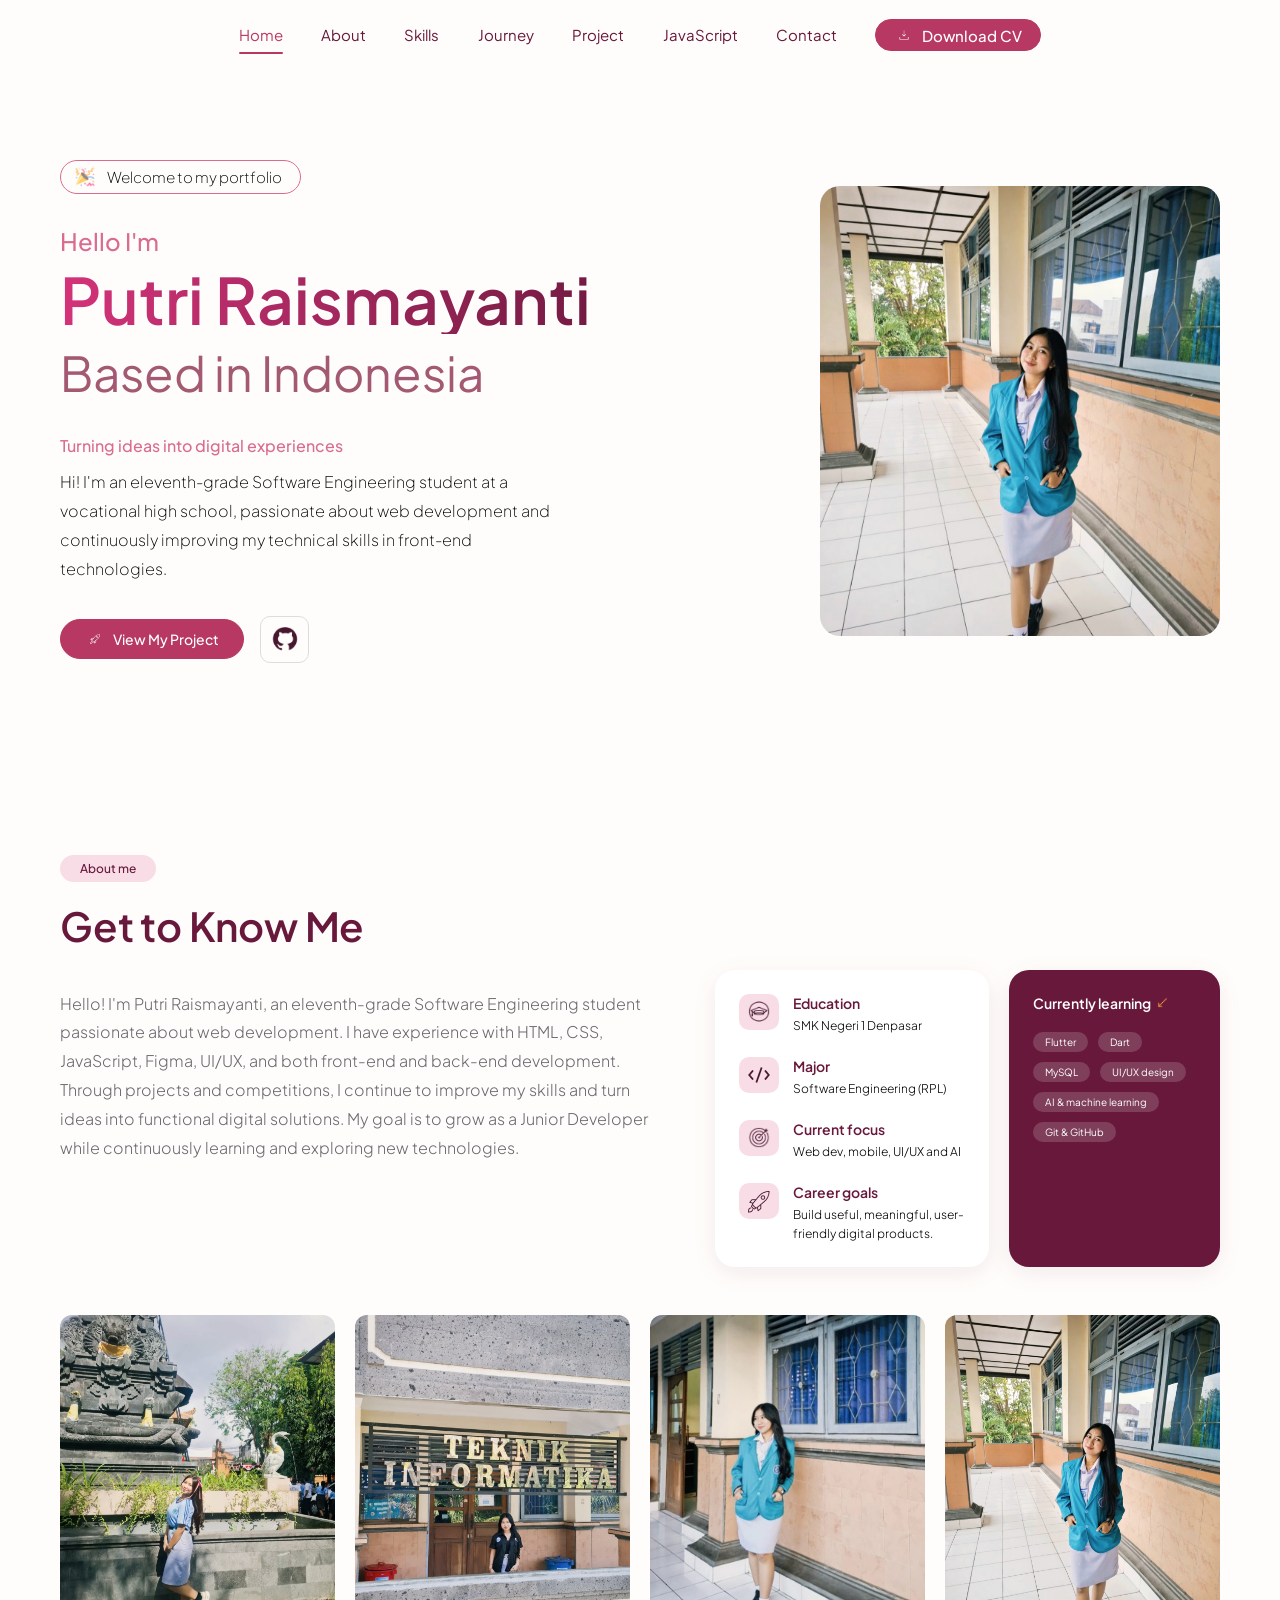
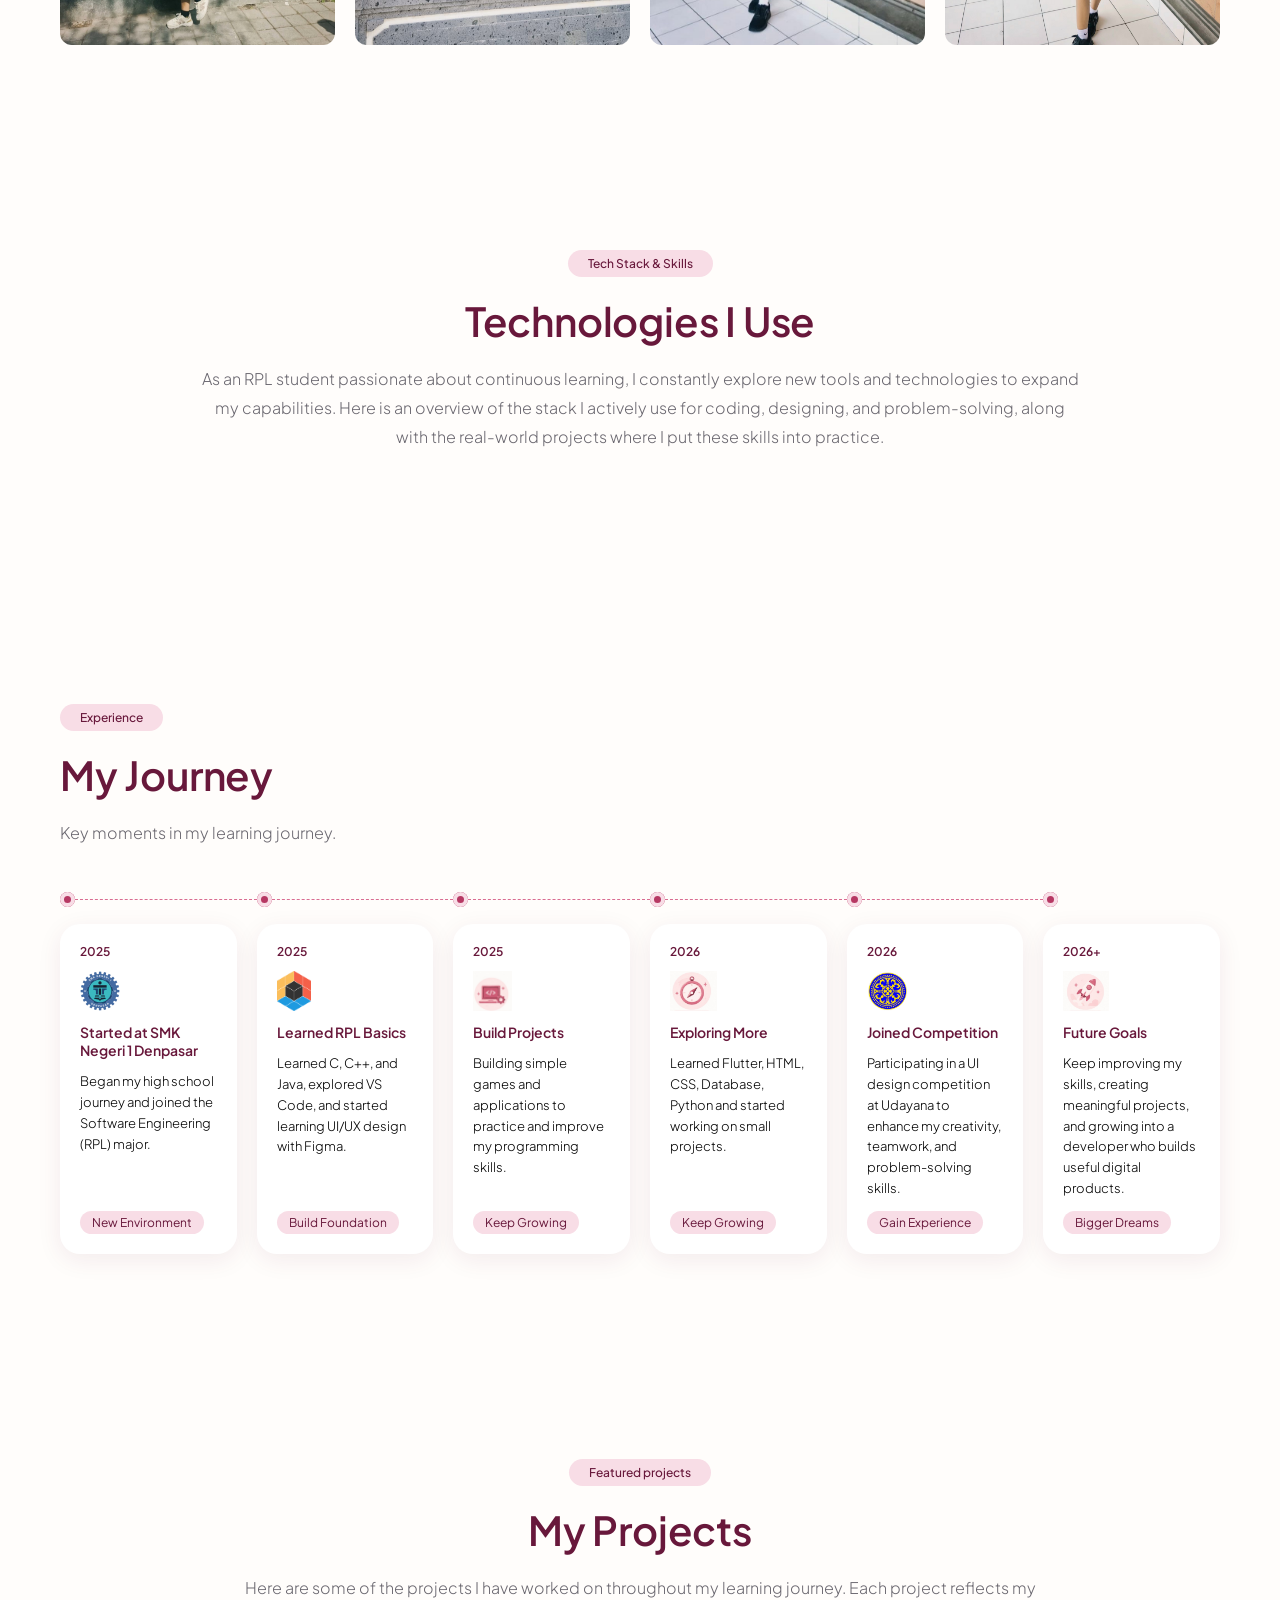
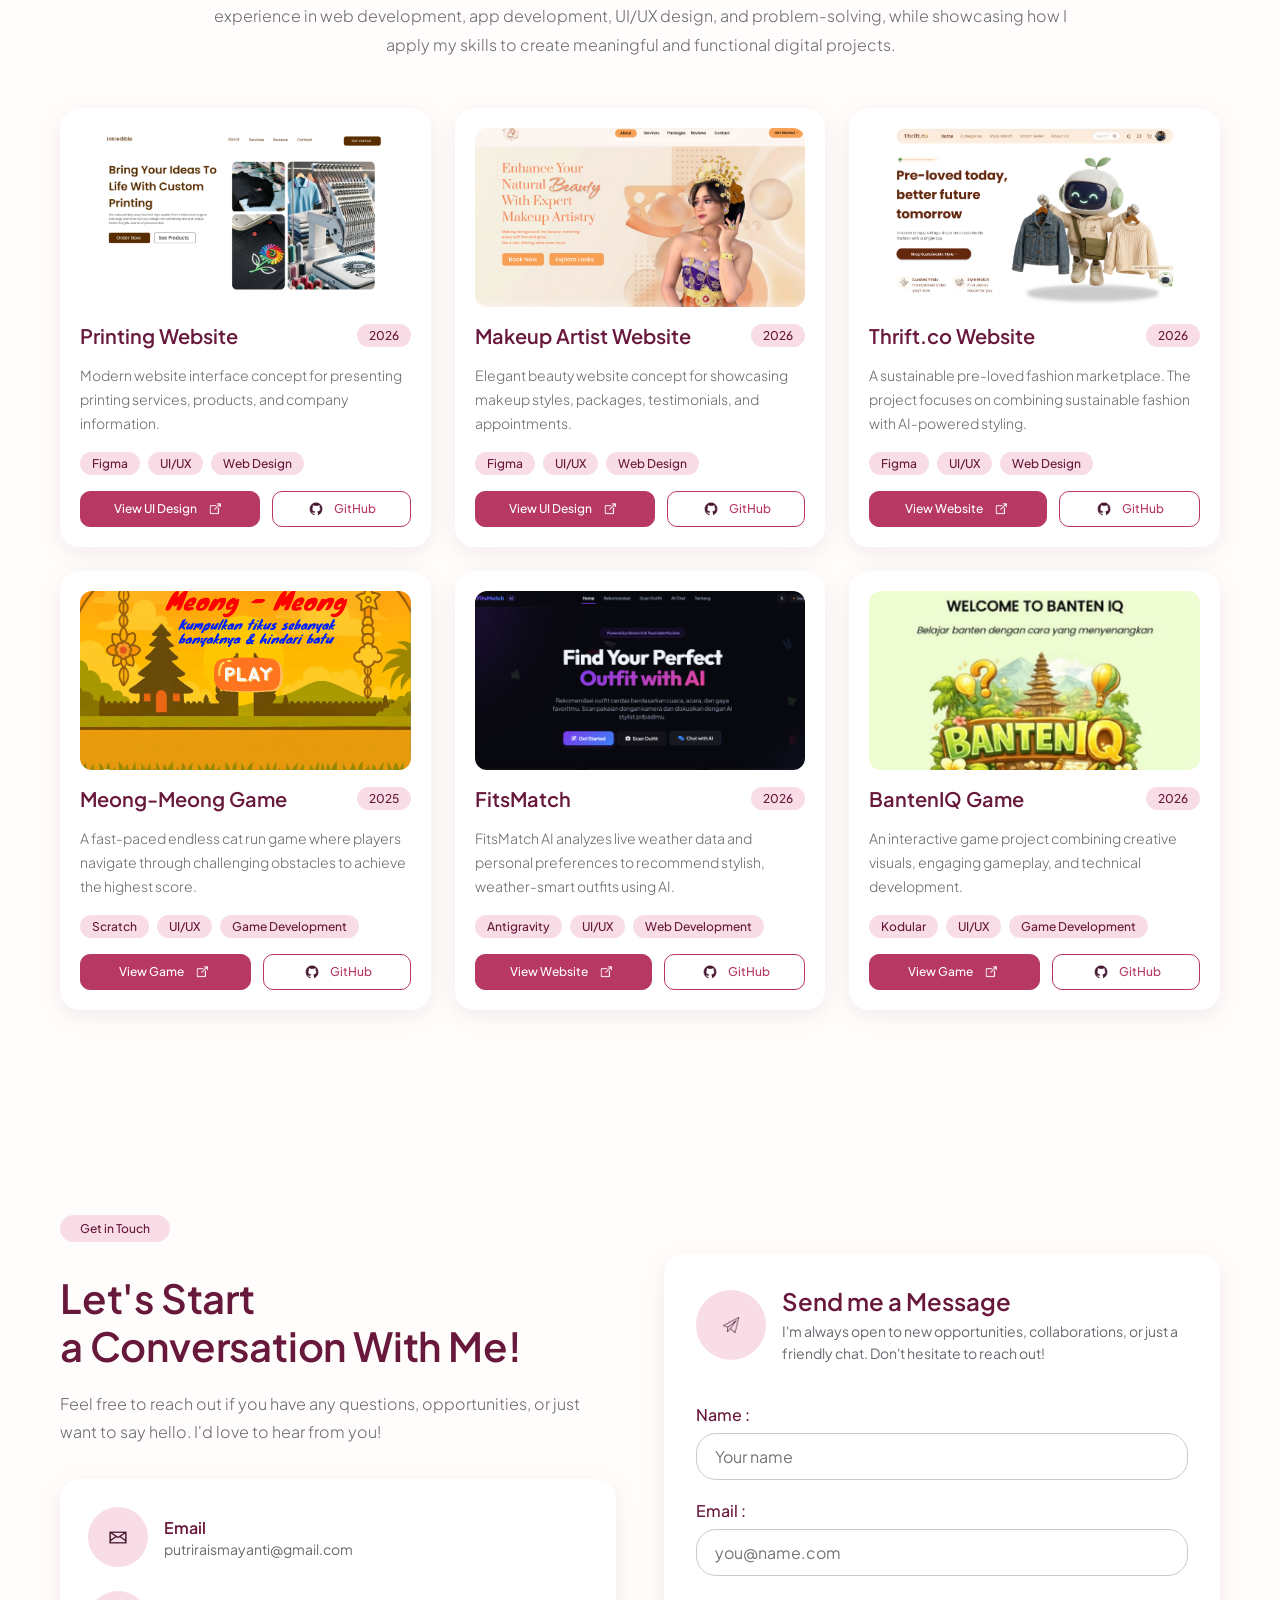
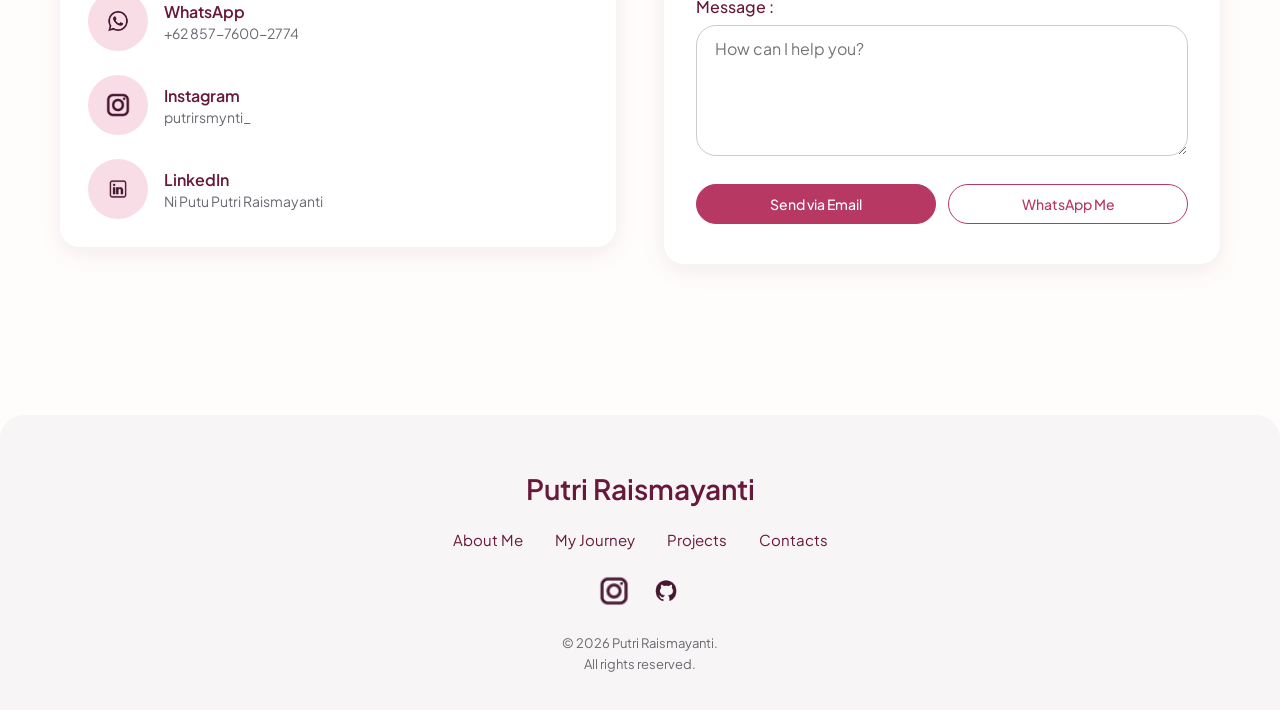
<file: index.html>
<!DOCTYPE html>
<html lang="en">
<head>
  <meta charset="UTF-8" />
  <meta name="viewport" content="width=device-width, initial-scale=1.0" />
  <meta name="description" content="Portfolio of Putri Raismayanti, a Software Engineering student at SMK Negeri 1 Denpasar focused on web development, mobile apps, and UI/UX design." />
  <meta name="theme-color" content="#68183b" />
  <title>Putri Raismayanti - Portfolio</title>

  <link rel="preconnect" href="https://fonts.googleapis.com" />
  <link rel="preconnect" href="https://fonts.gstatic.com" crossorigin />
  <link href="https://fonts.googleapis.com/css2?family=Plus+Jakarta+Sans:wght@200;300;400;500;600;700&display=swap" rel="stylesheet" />
  <link rel="stylesheet" href="style.css" />
</head>

<body>

<!-- NAVBAR -->
<header class="site-header">
  <div class="container nav-bar">
    <button id="mobile-menu-toggle" class="mobile-menu-toggle" type="button" aria-label="Open menu" aria-controls="main-nav" aria-expanded="false">
      <span></span><span></span><span></span>
    </button>
    <nav id="main-nav" class="main-nav" aria-label="Main">
      <a href="#home" class="navlink">Home</a>
      <a href="#about" class="navlink">About</a>
      <a href="#skills" class="navlink">Skills</a>
      <a href="#journey" class="navlink">Journey</a>
      <a href="#project" class="navlink">Project</a>
      <a href="javascript.html" class="navlink">JavaScript</a>
      <a href="#contact" class="navlink">Contact</a>
      <a href="#" class="btn btn-primary download-cv"><img src="download0.png" alt="" />Download CV</a>
    </nav>
  </div>
</header>

<main>

<!-- HERO -->
<section id="home" class="hero container">
  <div class="hero-text">
    <div class="welcome"><img src="confetti0.png" alt="" /><span>Welcome to my portfolio</span></div>
    <p class="hello">Hello I'm</p>
    <h1 class="name-big">Putri Raismayanti</h1>
    <p class="based">Based in Indonesia</p>
    <p class="tagline">Turning ideas into digital experiences</p>
    <p class="body-text">Hi! I'm an eleventh-grade Software Engineering student at a vocational high school, passionate about web development and continuously improving my technical skills in front-end technologies.</p>
    <div class="hero-actions">
      <a href="#project" class="btn btn-primary"><img src="rocket0.png" alt="" />View My Project</a>
      <a href="https://github.com/piutyiiii" class="icon-btn" target="_blank" rel="noopener noreferrer" aria-label="GitHub profile"><img src="git-hub15.png" alt="" /></a>
    </div>
  </div>
  <img class="hero-photo" src="foto.kelas.jpeg" alt="Putri Raismayanti" width="400" height="450" />
</section>

<!-- ABOUT -->
<section id="about" class="section container">
  <span class="pill">About me</span>
  <h2 class="title">Get to Know Me</h2>
  <div class="about-grid">
    <p class="body-text lead">Hello! I'm Putri Raismayanti, an eleventh-grade Software Engineering student passionate about web development. I have experience with HTML, CSS, JavaScript, Figma, UI/UX, and both front-end and back-end development. Through projects and competitions, I continue to improve my skills and turn ideas into functional digital solutions. My goal is to grow as a Junior Developer while continuously learning and exploring new technologies.</p>

    <div class="about-cards">
      <div class="card info-card">
        <div class="info-item"><span class="info-icon"><img src="education1.png" alt="" /></span><div><h3>Education</h3><p>SMK Negeri 1 Denpasar</p></div></div>
        <div class="info-item"><span class="info-icon"><img src="source-code0.png" alt="" /></span><div><h3>Major</h3><p>Software Engineering (RPL)</p></div></div>
        <div class="info-item"><span class="info-icon"><img src="goal0.png" alt="" /></span><div><h3>Current focus</h3><p>Web dev, mobile, UI/UX and AI</p></div></div>
        <div class="info-item"><span class="info-icon"><img src="rocket1.png" alt="" /></span><div><h3>Career goals</h3><p>Build useful, meaningful, user-friendly digital products.</p></div></div>
      </div>

      <div class="card learning-card">
        <h3>Currently learning <img src="down-left-arrow0.png" alt="" /></h3>
        <div class="chips">
          <span>Flutter</span><span>Dart</span><span>MySQL</span><span>UI/UX design</span><span>AI &amp; machine learning</span><span>Git &amp; GitHub</span>
        </div>
      </div>
    </div>
  </div>

  <div class="photo-row">
    <img src="foto.padmasana.jpeg" alt="Putri at Padmasana" loading="lazy" />
    <img src="foto.teknik.jpeg" alt="Putri during an engineering activity" loading="lazy" />
    <img src="foto.lab.jpeg" alt="Putri in the computer lab" loading="lazy" />
    <img src="foto.kelas.jpeg" alt="Putri in the classroom" loading="lazy" />
  </div>
</section>

<!-- SKILLS -->
<section id="skills" class="section container center">
  <span class="pill">Tech Stack &amp; Skills</span>
  <h2 class="title">Technologies I Use</h2>
  <p class="body-text sub">As an RPL student passionate about continuous learning, I constantly explore new tools and technologies to expand my capabilities. Here is an overview of the stack I actively use for coding, designing, and problem-solving, along with the real-world projects where I put these skills into practice.</p>
</section>
<!-- kartu teknologi dibuat otomatis oleh script.js -->
<div class="tech-marquee-wrap" id="tech-marquee" aria-label="Technologies I use"></div>

<!-- JOURNEY -->
<section id="journey" class="section container">
  <span class="pill">Experience</span>
  <h2 class="title">My Journey</h2>
  <p class="body-text">Key moments in my learning journey.</p>
  <div class="timeline">
    <article class="step"><div class="card step-card"><span class="year">2025</span><img src="logo.skensa.jpeg" alt="" loading="lazy" /><h3>Started at SMK Negeri 1 Denpasar</h3><p>Began my high school journey and joined the Software Engineering (RPL) major.</p><span class="tag">New Environment</span></div></article>
    <article class="step"><div class="card step-card"><span class="year">2025</span><img src="logo.PPLG.png" alt="" loading="lazy" /><h3>Learned RPL Basics</h3><p>Learned C, C++, and Java, explored VS Code, and started learning UI/UX design with Figma.</p><span class="tag">Build Foundation</span></div></article>
    <article class="step"><div class="card step-card"><span class="year">2025</span><img src="logo.buildproje.jpeg" alt="" loading="lazy" /><h3>Build Projects</h3><p>Building simple games and applications to practice and improve my programming skills.</p><span class="tag">Keep Growing</span></div></article>
    <article class="step"><div class="card step-card"><span class="year">2026</span><img src="logo.eksplore.jpeg" alt="" loading="lazy" /><h3>Exploring More</h3><p>Learned Flutter, HTML, CSS, Database, Python and started working on small projects.</p><span class="tag">Keep Growing</span></div></article>
    <article class="step"><div class="card step-card"><span class="year">2026</span><img src="logo.udayana.jpeg" alt="" loading="lazy" /><h3>Joined Competition</h3><p>Participating in a UI design competition at Udayana to enhance my creativity, teamwork, and problem-solving skills.</p><span class="tag">Gain Experience</span></div></article>
    <article class="step"><div class="card step-card"><span class="year">2026+</span><img src="logo.goals.jpeg" alt="" loading="lazy" /><h3>Future Goals</h3><p>Keep improving my skills, creating meaningful projects, and growing into a developer who builds useful digital products.</p><span class="tag">Bigger Dreams</span></div></article>
  </div>
</section>

<!-- PROJECTS -->
<section id="project" class="section container center">
  <span class="pill">Featured projects</span>
  <h2 class="title">My Projects</h2>
  <p class="body-text sub">Here are some of the projects I have worked on throughout my learning journey. Each project reflects my experience in web development, app development, UI/UX design, and problem-solving, while showcasing how I apply my skills to create meaningful and functional digital projects.</p>

  <div class="project-grid">

    <article class="card project">
      <img src="p.printing.png" alt="Printing Website preview" loading="lazy" />
      <div class="project-head"><h3>Printing Website</h3><span class="pill sm">2026</span></div>
      <p>Modern website interface concept for presenting printing services, products, and company information.</p>
      <div class="tags"><span class="pill sm">Figma</span><span class="pill sm">UI/UX</span><span class="pill sm">Web Design</span></div>
      <div class="project-actions">
        <a class="btn btn-primary btn-sm" href="https://www.figma.com/proto/2k05hBfGvFPVb6u2ivsUi3/printing?node-id=1-4&amp;t=qsr6XnpGFhLMMIWW-1" target="_blank" rel="noopener noreferrer">View UI Design <img src="external-link0.png" alt="" /></a>
        <a class="btn btn-outline btn-sm" href="https://github.com/piutyiiii/printing-ui-design" target="_blank" rel="noopener noreferrer"><img src="git-hub6.png" alt="" />GitHub</a>
      </div>
    </article>

    <article class="card project">
      <img src="p.makeup.png" alt="Makeup Artist Website preview" loading="lazy" />
      <div class="project-head"><h3>Makeup Artist Website</h3><span class="pill sm">2026</span></div>
      <p>Elegant beauty website concept for showcasing makeup styles, packages, testimonials, and appointments.</p>
      <div class="tags"><span class="pill sm">Figma</span><span class="pill sm">UI/UX</span><span class="pill sm">Web Design</span></div>
      <div class="project-actions">
        <a class="btn btn-primary btn-sm" href="https://www.figma.com/proto/2k05hBfGvFPVb6u2ivsUi3/printing?node-id=732-936&amp;t=qsr6XnpGFhLMMIWW-1" target="_blank" rel="noopener noreferrer">View UI Design <img src="external-link1.png" alt="" /></a>
        <a class="btn btn-outline btn-sm" href="https://github.com/piutyiiii/makeup-artist-ui-design" target="_blank" rel="noopener noreferrer"><img src="git-hub7.png" alt="" />GitHub</a>
      </div>
    </article>

    <article class="card project">
      <img src="p.thrift.png" alt="Thrift.co Website preview" loading="lazy" />
      <div class="project-head"><h3>Thrift.co Website</h3><span class="pill sm">2026</span></div>
      <p>A sustainable pre-loved fashion marketplace. The project focuses on combining sustainable fashion with AI-powered styling.</p>
      <div class="tags"><span class="pill sm">Figma</span><span class="pill sm">UI/UX</span><span class="pill sm">Web Design</span></div>
      <div class="project-actions">
        <a class="btn btn-primary btn-sm" href="https://www.figma.com/proto/yq1qISJsyOMm19OqUNKeP7/ITCC?node-id=1295-773&amp;t=XoXeCgmKMGhm7Z8q-1" target="_blank" rel="noopener noreferrer">View Website <img src="external-link3.png" alt="" /></a>
        <a class="btn btn-outline btn-sm" href="https://github.com/piutyiiii/thrift.co-design" target="_blank" rel="noopener noreferrer"><img src="git-hub9.png" alt="" />GitHub</a>
      </div>
    </article>

    <article class="card project">
      <img src="p.meong.png" alt="Meong-Meong Game preview" loading="lazy" />
      <div class="project-head"><h3>Meong-Meong Game</h3><span class="pill sm">2025</span></div>
      <p>A fast-paced endless cat run game where players navigate through challenging obstacles to achieve the highest score.</p>
      <div class="tags"><span class="pill sm">Scratch</span><span class="pill sm">UI/UX</span><span class="pill sm">Game Development</span></div>
      <div class="project-actions">
        <a class="btn btn-primary btn-sm" href="https://scratch.mit.edu/projects/1250352638" target="_blank" rel="noopener noreferrer">View Game <img src="external-link2.png" alt="" /></a>
        <a class="btn btn-outline btn-sm" href="https://github.com/piutyiiii/Meong-Meong-game-scratch" target="_blank" rel="noopener noreferrer"><img src="git-hub8.png" alt="" />GitHub</a>
      </div>
    </article>

    <article class="card project">
      <img src="p.fits.png" alt="FitsMatch preview" loading="lazy" />
      <div class="project-head"><h3>FitsMatch</h3><span class="pill sm">2026</span></div>
      <p>FitsMatch AI analyzes live weather data and personal preferences to recommend stylish, weather-smart outfits using AI.</p>
      <div class="tags"><span class="pill sm">Antigravity</span><span class="pill sm">UI/UX</span><span class="pill sm">Web Development</span></div>
      <div class="project-actions">
        <a class="btn btn-primary btn-sm" href="https://piutyiiii.github.io/Fitsmatch-AI/" target="_blank" rel="noopener noreferrer">View Website <img src="external-link4.png" alt="" /></a>
        <a class="btn btn-outline btn-sm" href="https://github.com/piutyiiii/Fitsmatch-AI" target="_blank" rel="noopener noreferrer"><img src="git-hub11.png" alt="" />GitHub</a>
      </div>
    </article>

    <article class="card project">
      <img src="p.banten.jpeg" alt="BantenIQ Game preview" loading="lazy" />
      <div class="project-head"><h3>BantenIQ Game</h3><span class="pill sm">2026</span></div>
      <p>An interactive game project combining creative visuals, engaging gameplay, and technical development.</p>
      <div class="tags"><span class="pill sm">Kodular</span><span class="pill sm">UI/UX</span><span class="pill sm">Game Development</span></div>
      <div class="project-actions">
        <a class="btn btn-primary btn-sm" href="https://github.com/piutyiiii/BantenIQ/blob/main/BantenIQ_fiks.apk" target="_blank" rel="noopener noreferrer">View Game <img src="external-link5.png" alt="" /></a>
        <a class="btn btn-outline btn-sm" href="https://github.com/piutyiiii/BantenIQ" target="_blank" rel="noopener noreferrer"><img src="git-hub13.png" alt="" />GitHub</a>
      </div>
    </article>

  </div>
</section>

<!-- CONTACT -->
<section id="contact" class="section container">
  <span class="pill">Get in Touch</span>
  <div class="contact-grid">

    <div class="contact-left">
      <h2 class="title">Let's Start<br />a Conversation With Me!</h2>
      <p class="body-text">Feel free to reach out if you have any questions, opportunities, or just want to say hello. I'd love to hear from you!</p>
      <div class="card contact-card">
        <a class="contact-link" href="mailto:putriraismayanti@gmail.com"><span class="contact-icon-bg"><img src="email2.png" alt="" /></span><span><b>Email</b><small>putriraismayanti@gmail.com</small></span></a>
        <a class="contact-link" href="https://wa.me/6285776002774" target="_blank" rel="noopener noreferrer"><span class="contact-icon-bg"><img src="whats-app1.png" alt="" /></span><span><b>WhatsApp</b><small>+62 857-7600-2774</small></span></a>
        <a class="contact-link" href="https://instagram.com/putrirsmynti_" target="_blank" rel="noopener noreferrer"><span class="contact-icon-bg"><img src="instagram1.png" alt="" /></span><span><b>Instagram</b><small>putrirsmynti_</small></span></a>
        <a class="contact-link" href="https://www.linkedin.com/in/ni-putu-putri-raismayanti/" target="_blank" rel="noopener noreferrer"><span class="contact-icon-bg"><img src="linked-in1.png" alt="" /></span><span><b>LinkedIn</b><small>Ni Putu Putri Raismayanti</small></span></a>
      </div>
    </div>

    <div class="card form-card">
      <div class="form-head">
        <span class="contact-icon-bg"><img src="paper-plane0.png" alt="" /></span>
        <div><h3>Send me a Message</h3><p>I'm always open to new opportunities, collaborations, or just a friendly chat. Don't hesitate to reach out!</p></div>
      </div>
      <label for="contact-name">Name :</label>
      <input type="text" id="contact-name" placeholder="Your name" autocomplete="name" />
      <label for="contact-email">Email :</label>
      <input type="email" id="contact-email" placeholder="you@name.com" autocomplete="email" />
      <label for="contact-message">Message :</label>
      <textarea id="contact-message" rows="5" placeholder="How can I help you?"></textarea>
      <div class="form-actions">
        <button type="button" id="btn-send-email" class="btn btn-primary">Send via Email</button>
        <button type="button" id="btn-send-whatsapp" class="btn btn-outline">WhatsApp Me</button>
      </div>
      <p class="form-note" id="form-note" role="status" aria-live="polite"></p>
    </div>

  </div>
</section>

</main>

<!-- FOOTER -->
<footer class="site-footer">
  <div class="container footer-content">
    <div class="footer-name">Putri Raismayanti</div>
    <nav class="footer-nav" aria-label="Footer">
      <a href="#about">About Me</a>
      <a href="#journey">My Journey</a>
      <a href="#project">Projects</a>
      <a href="#contact">Contacts</a>
    </nav>
    <div class="footer-social">
      <a href="https://instagram.com/putrirsmynti_" target="_blank" rel="noopener noreferrer" aria-label="Instagram"><img src="instagram2.png" alt="" /></a>
      <a href="https://github.com/piutyiiii" target="_blank" rel="noopener noreferrer" aria-label="GitHub"><img src="git-hub14.png" alt="" /></a>
    </div>
    <div class="footer-copy">© 2026 Putri Raismayanti.<br />All rights reserved.</div>
  </div>
</footer>

<script src="script.js"></script>
</body>
</html>
</file>
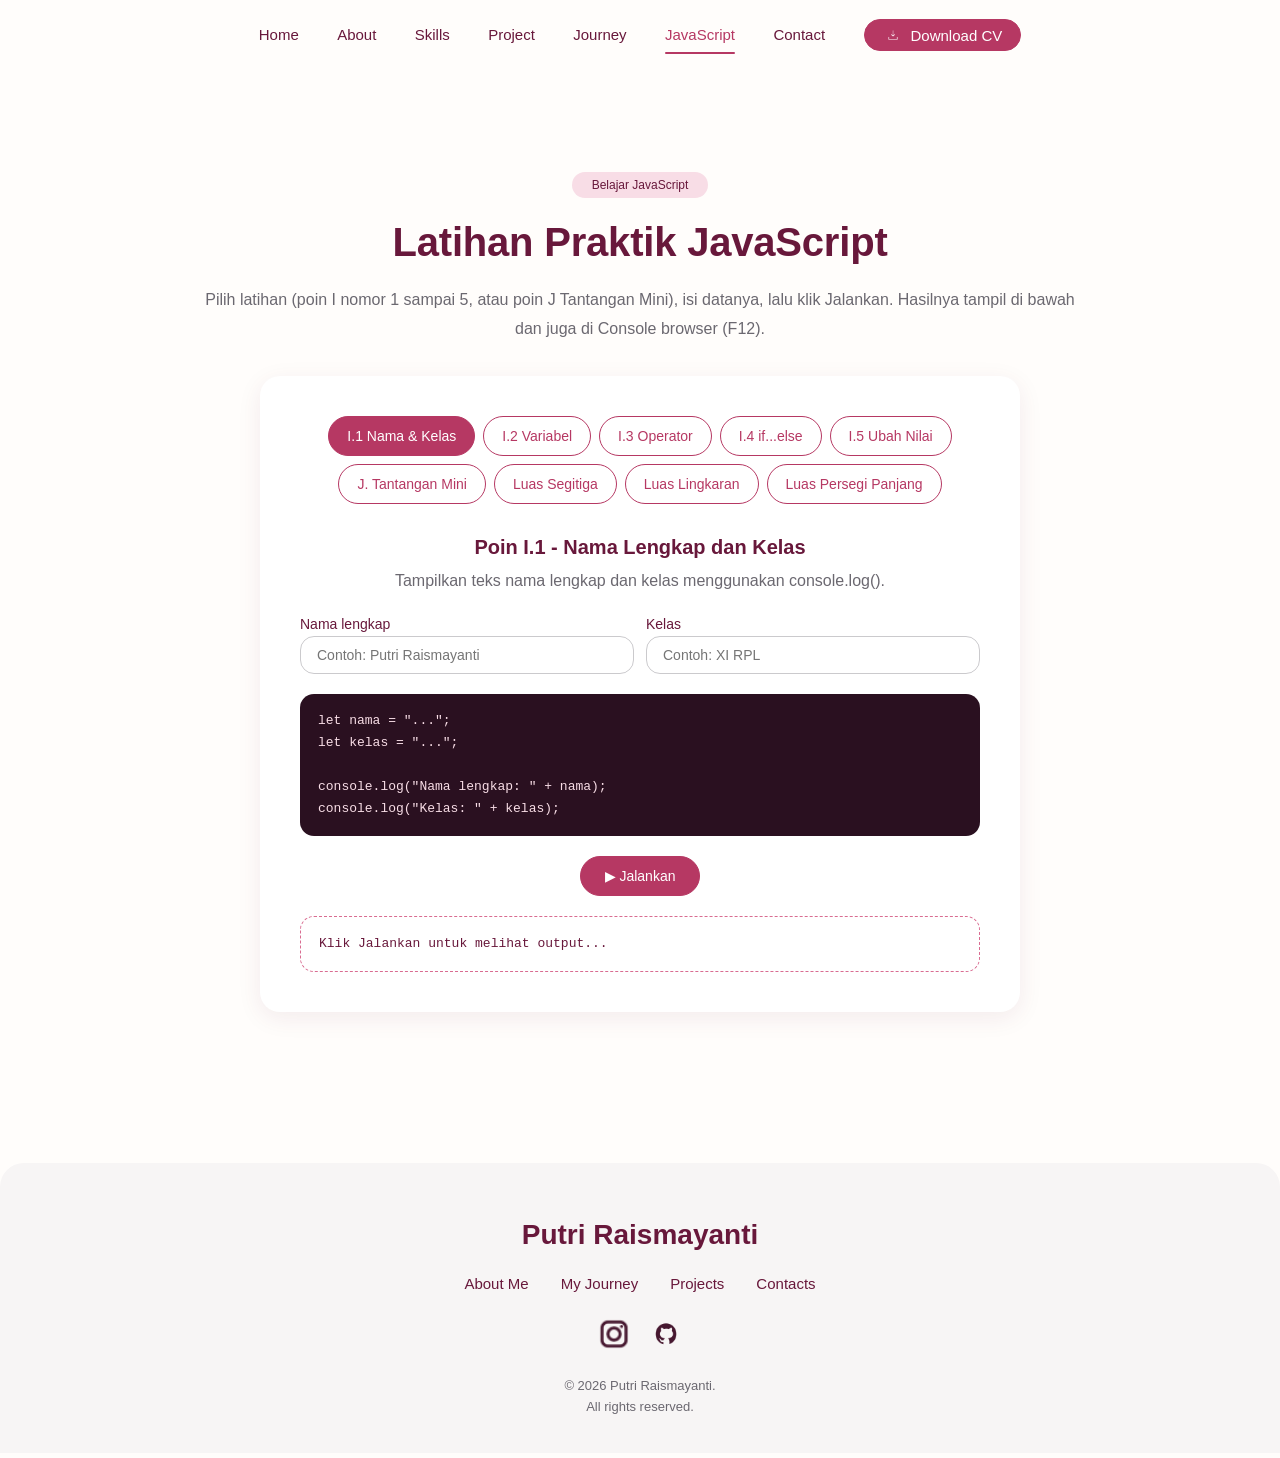
<file: javascript.html>
<!DOCTYPE html>
<html lang="en">
<head>
  <meta charset="UTF-8" />
  <meta name="viewport" content="width=device-width, initial-scale=1.0" />
  <title>Putri Raismayanti - Tugas JavaScript</title>
  <link rel="stylesheet" href="style.css" />
  <style>
    /* tambahan khusus halaman javascript (style.css tidak diubah) */

    /* menu JavaScript ditandai sebagai halaman yang sedang dibuka */
    .navlink.aktif {
      color: var(--rose);
    }

    .navlink.aktif::after {
      content: "";
      position: absolute;
      left: 0;
      right: 0;
      bottom: -6px;
      height: 2px;
      background: var(--rose);
      border-radius: 2px;
    }

    /* isi halaman diletakkan di tengah layar */
    .halaman-js {
      min-height: calc(100vh - 70px);
      display: flex;
      flex-direction: column;
      align-items: center;
      justify-content: center;
    }

    .halaman-js .js-container {
      margin-top: 32px;
    }
  </style>
</head>
<body>

<!-- navbar -->
<header class="site-header">
  <div class="container nav-bar">
    <input type="checkbox" id="mobile-menu-toggle" class="menu-checkbox" aria-label="Open menu" />
    <label for="mobile-menu-toggle" class="mobile-menu-toggle"><span></span><span></span><span></span></label>
    <nav id="main-nav" class="main-nav">
      <a href="index.html#home" class="navlink">Home</a>
      <a href="index.html#about" class="navlink">About</a>
      <a href="index.html#skills" class="navlink">Skills</a>
      <a href="index.html#project" class="navlink">Project</a>
      <a href="index.html#journey" class="navlink">Journey</a>
      <a href="javascript.html" class="navlink aktif">JavaScript</a>
      <a href="index.html#contact" class="navlink">Contact</a>
      <!-- Link CV belum dibuat: -->
      <a href="#" class="btn btn-primary download-cv"><img src="download0.png" alt="" />Download CV</a>
    </nav>
  </div>
</header>

<main>
  <!-- tugas javascript: poin I (latihan praktik) dan poin J (tantangan mini) -->
  <section class="section container center halaman-js">
    <span class="pill">Belajar JavaScript</span>
    <h2 class="title">Latihan Praktik JavaScript</h2>
    <p class="body-text sub">Pilih latihan (poin I nomor 1 sampai 5, atau poin J Tantangan Mini), isi datanya, lalu klik Jalankan. Hasilnya tampil di bawah dan juga di Console browser (F12).</p>

    <div class="js-container card">
      <div class="js-tabs" id="js-tabs" role="tablist" aria-label="Pilih latihan"></div>
      <h3 class="js-task" id="js-task"></h3>
      <p class="body-text js-desc" id="js-desc"></p>
      <div class="js-form" id="js-form"></div>
      <pre class="js-code"><code id="js-code"></code></pre>
      <button type="button" id="js-run" class="btn btn-primary js-run">&#9654; Jalankan</button>
      <pre class="js-console" id="js-console" aria-live="polite"></pre>
      <p class="body-text js-note" id="js-note" hidden></p>
    </div>
  </section>
</main>

<!-- footer -->
<footer class="site-footer">
  <div class="container footer-content">
    <div class="footer-name">Putri Raismayanti</div>
    <nav class="footer-nav">
      <a href="index.html#about">About Me</a>
      <a href="index.html#journey">My Journey</a>
      <a href="index.html#project">Projects</a>
      <a href="index.html#contact">Contacts</a>
    </nav>
    <div class="footer-social">
      <a href="https://instagram.com/putrirsmynti_" target="_blank" rel="noopener noreferrer" aria-label="Instagram"><img src="instagram2.png" alt="Instagram" /></a>
      <a href="https://github.com/piutyiiii" target="_blank" rel="noopener noreferrer" aria-label="GitHub"><img src="git-hub14.png" alt="GitHub" /></a>
    </div>
    <div class="footer-copy">© 2026 Putri Raismayanti.<br />All rights reserved.</div>
  </div>
</footer>

<script>
// ambil elemen berdasarkan id
function ambil(id) {
  return document.getElementById(id);
}

// ubah isian jadi teks berkutip, kalau kosong tampil 
function teks(nilai) {
  nilai = String(nilai).trim();
  if (nilai == "") {
    return '"..."';
  }
  return JSON.stringify(nilai);
}

// ubah isian jadi angka, kalau kosong / bukan angka tampil 
function angka(nilai) {
  nilai = String(nilai).trim();
  if (nilai != "" && isFinite(Number(nilai))) {
    return Number(nilai);
  }
  return "...";
}

// daftar latihan. kode yang tampil di layar = kode yang dijalankan
var TUGAS = [
  {
    tab: "I.1 Nama & Kelas",
    judul: "Poin I.1 - Nama Lengkap dan Kelas",
    soal: "Tampilkan teks nama lengkap dan kelas menggunakan console.log().",
    fields: [
      { id: "nama", label: "Nama lengkap", type: "text", value: "", placeholder: "Contoh: Putri Raismayanti" },
      { id: "kelas", label: "Kelas", type: "text", value: "", placeholder: "Contoh: XI RPL" }
    ],
    kode: function (v) {
      return `let nama = ${teks(v.nama)};
let kelas = ${teks(v.kelas)};

console.log("Nama lengkap: " + nama);
console.log("Kelas: " + kelas);`;
    }
  },
  {
    tab: "I.2 Variabel",
    judul: "Poin I.2 - Variabel Nama, Umur, dan Jurusan",
    soal: "Buat variabel nama, umur, dan jurusan. Tampilkan ketiganya.",
    fields: [
      { id: "nama", label: "Nama", type: "text", value: "", placeholder: "Contoh: Putri Raismayanti" },
      { id: "umur", label: "Umur", type: "number", value: "", placeholder: "Contoh: 16" },
      { id: "jurusan", label: "Jurusan", type: "text", value: "", placeholder: "Contoh: Rekayasa Perangkat Lunak" }
    ],
    kode: function (v) {
      return `let nama = ${teks(v.nama)};
let umur = ${angka(v.umur)};
let jurusan = ${teks(v.jurusan)};

console.log(nama);
console.log(umur);
console.log(jurusan);`;
    }
  },
  {
    tab: "I.3 Operator",
    judul: "Poin I.3 - Operasi Dua Angka",
    soal: "Buat dua variabel angka, lalu tampilkan hasil penjumlahan, pengurangan, perkalian, dan pembagian.",
    fields: [
      { id: "a", label: "Angka pertama", type: "number", value: "", placeholder: "Contoh: 20" },
      { id: "b", label: "Angka kedua", type: "number", value: "", placeholder: "Contoh: 4" }
    ],
    kode: function (v) {
      return `let angka1 = ${angka(v.a)};
let angka2 = ${angka(v.b)};

console.log("Penjumlahan: " + (angka1 + angka2));
console.log("Pengurangan: " + (angka1 - angka2));
console.log("Perkalian: " + (angka1 * angka2));
console.log("Pembagian: " + (angka1 / angka2));`;
    }
  },
  {
    tab: "I.4 if...else",
    judul: "Poin I.4 - if...else dengan Nilai 90",
    soal: 'Buat variabel nilai = 90. Gunakan if...else untuk menampilkan "Lulus" jika nilai minimal 75 dan "Belum lulus" jika kurang dari 75.',
    fields: [
      { id: "nilai", label: "Nilai", type: "number", value: "90", placeholder: "Contoh: 90" }
    ],
    kode: function (v) {
      return `let nilai = ${angka(v.nilai)};

if (nilai >= 75) {
  console.log("Lulus");
} else {
  console.log("Belum lulus");
}`;
    }
  },
  {
    tab: "I.5 Ubah Nilai",
    judul: "Poin I.5 - Ubah Nilai Menjadi 60",
    soal: "Ubah nilai menjadi 60. Jalankan kembali program dan jelaskan perbedaannya.",
    fields: [
      { id: "nilai", label: "Nilai", type: "number", value: "60", placeholder: "Contoh: 60" }
    ],
    kode: function (v) {
      return `let nilai = ${angka(v.nilai)};

if (nilai >= 75) {
  console.log("Lulus");
} else {
  console.log("Belum lulus");
}`;
    },
    catatan: "Perbedaannya: dengan nilai 90, kondisi nilai >= 75 bernilai true sehingga blok if berjalan dan tampil \"Lulus\". Setelah nilai diubah menjadi 60, kondisi bernilai false sehingga blok else yang berjalan dan tampil \"Belum lulus\". Kodenya sama, hanya nilainya yang berbeda."
  },
  {
    tab: "J. Tantangan Mini",
    judul: "Poin J - Tantangan Mini",
    soal: "Simpan nama dan nilai siswa, lalu tampilkan nama serta status kelulusannya di Console.",
    fields: [
      { id: "nama", label: "Nama siswa", type: "text", value: "", placeholder: "Contoh: Putri Raismayanti" },
      { id: "nilai", label: "Nilai", type: "number", value: "", placeholder: "Contoh: 85" }
    ],
    kode: function (v) {
      return `let nama = ${teks(v.nama)};
let nilai = ${angka(v.nilai)};
let status;

if (nilai >= 75) {
  status = "Lulus";
} else {
  status = "Belum lulus";
}

console.log("Nama: " + nama);
console.log("Nilai: " + nilai);
console.log("Status: " + status);`;
    }
  },
  {
    tab: "Luas Segitiga",
    judul: "Menghitung Luas Segitiga",
    soal: "Hitung luas segitiga dengan rumus: luas = 1/2 x alas x tinggi.",
    fields: [
      { id: "alas", label: "Alas", type: "number", value: "", placeholder: "Contoh: 10" },
      { id: "tinggi", label: "Tinggi", type: "number", value: "", placeholder: "Contoh: 6" }
    ],
    kode: function (v) {
      return `let alas = ${angka(v.alas)};
let tinggi = ${angka(v.tinggi)};

let luas = 0.5 * alas * tinggi;

console.log("Alas: " + alas);
console.log("Tinggi: " + tinggi);
console.log("Luas segitiga: " + luas);`;
    }
  },
  {
    tab: "Luas Lingkaran",
    judul: "Menghitung Luas Lingkaran",
    soal: "Hitung luas lingkaran dengan rumus: luas = \u03C0 x jari-jari x jari-jari (\u03C0 = Math.PI).",
    fields: [
      { id: "r", label: "Jari-jari", type: "number", value: "", placeholder: "Contoh: 7" }
    ],
    kode: function (v) {
      return `let jariJari = ${angka(v.r)};

let luas = Math.PI * jariJari * jariJari;

console.log("Jari-jari: " + jariJari);
console.log("Luas lingkaran: " + luas.toFixed(2));`;
    }
  },
  {
    tab: "Luas Persegi Panjang",
    judul: "Menghitung Luas Persegi Panjang",
    soal: "Hitung luas persegi panjang dengan rumus: luas = panjang x lebar.",
    fields: [
      { id: "panjang", label: "Panjang", type: "number", value: "", placeholder: "Contoh: 12" },
      { id: "lebar", label: "Lebar", type: "number", value: "", placeholder: "Contoh: 5" }
    ],
    kode: function (v) {
      return `let panjang = ${angka(v.panjang)};
let lebar = ${angka(v.lebar)};

let luas = panjang * lebar;

console.log("Panjang: " + panjang);
console.log("Lebar: " + lebar);
console.log("Luas persegi panjang: " + luas);`;
    }
  }
];

// simpan isian tiap latihan supaya tidak hilang waktu pindah tab
var isian = [];
for (var i = 0; i < TUGAS.length; i++) {
  var data = {};
  for (var j = 0; j < TUGAS[i].fields.length; j++) {
    data[TUGAS[i].fields[j].id] = TUGAS[i].fields[j].value;
  }
  isian.push(data);
}

var aktif = 0; // tab yang sedang dibuka

function tampilkanKode() {
  ambil("js-code").textContent = TUGAS[aktif].kode(isian[aktif]);
}

function tampilkanTugas() {
  var t = TUGAS[aktif];

  // tandai tab yang aktif
  var semuaTab = document.querySelectorAll(".js-tab");
  for (var i = 0; i < semuaTab.length; i++) {
    semuaTab[i].setAttribute("aria-selected", i == aktif ? "true" : "false");
  }

  ambil("js-task").textContent = t.judul;
  ambil("js-desc").textContent = t.soal;
  ambil("js-note").hidden = !t.catatan;
  ambil("js-note").textContent = t.catatan || "";
  ambil("js-console").textContent = "Klik Jalankan untuk melihat output...";

  // buat form isian
  var form = ambil("js-form");
  form.textContent = "";
  for (var k = 0; k < t.fields.length; k++) {
    buatField(form, t.fields[k]);
  }

  tampilkanKode();
}

function buatField(form, f) {
  var label = document.createElement("label");
  label.textContent = f.label;

  var input = document.createElement("input");
  input.type = f.type;
  input.placeholder = f.placeholder;
  input.value = isian[aktif][f.id];

  // kode ikut berubah waktu diketik
  input.addEventListener("input", function () {
    isian[aktif][f.id] = input.value;
    tampilkanKode();
  });

  label.appendChild(input);
  form.appendChild(label);
}

function jalankan() {
  // cek dulu ada isian yang masih kosong atau tidak
  var fields = TUGAS[aktif].fields;
  for (var i = 0; i < fields.length; i++) {
    if (String(isian[aktif][fields[i].id]).trim() == "") {
      ambil("js-console").textContent = 'Mohon isi "' + fields[i].label + '" terlebih dahulu.';
      return;
    }
  }

  var baris = [];

  // console tiruan: cetak ke Console browser dan ke kotak output
  var konsolTiruan = {
    log: function () {
      console.log.apply(console, arguments);
      baris.push(Array.prototype.join.call(arguments, " "));
    }
  };

  try {
    var program = new Function("console", ambil("js-code").textContent);
    program(konsolTiruan);
  } catch (err) {
    baris.push("Error: " + err.message);
  }

  if (baris.length == 0) {
    ambil("js-console").textContent = "(tidak ada output)";
  } else {
    ambil("js-console").textContent = baris.join("\n");
  }
}

// buat tombol tab
function buatTab(nomor) {
  var tombol = document.createElement("button");
  tombol.type = "button";
  tombol.className = "js-tab";
  tombol.setAttribute("role", "tab");
  tombol.textContent = TUGAS[nomor].tab;
  tombol.addEventListener("click", function () {
    aktif = nomor;
    tampilkanTugas();
  });
  ambil("js-tabs").appendChild(tombol);
}

for (var n = 0; n < TUGAS.length; n++) {
  buatTab(n);
}
ambil("js-run").addEventListener("click", jalankan);
tampilkanTugas();
</script>

</body>
</html>
</file>
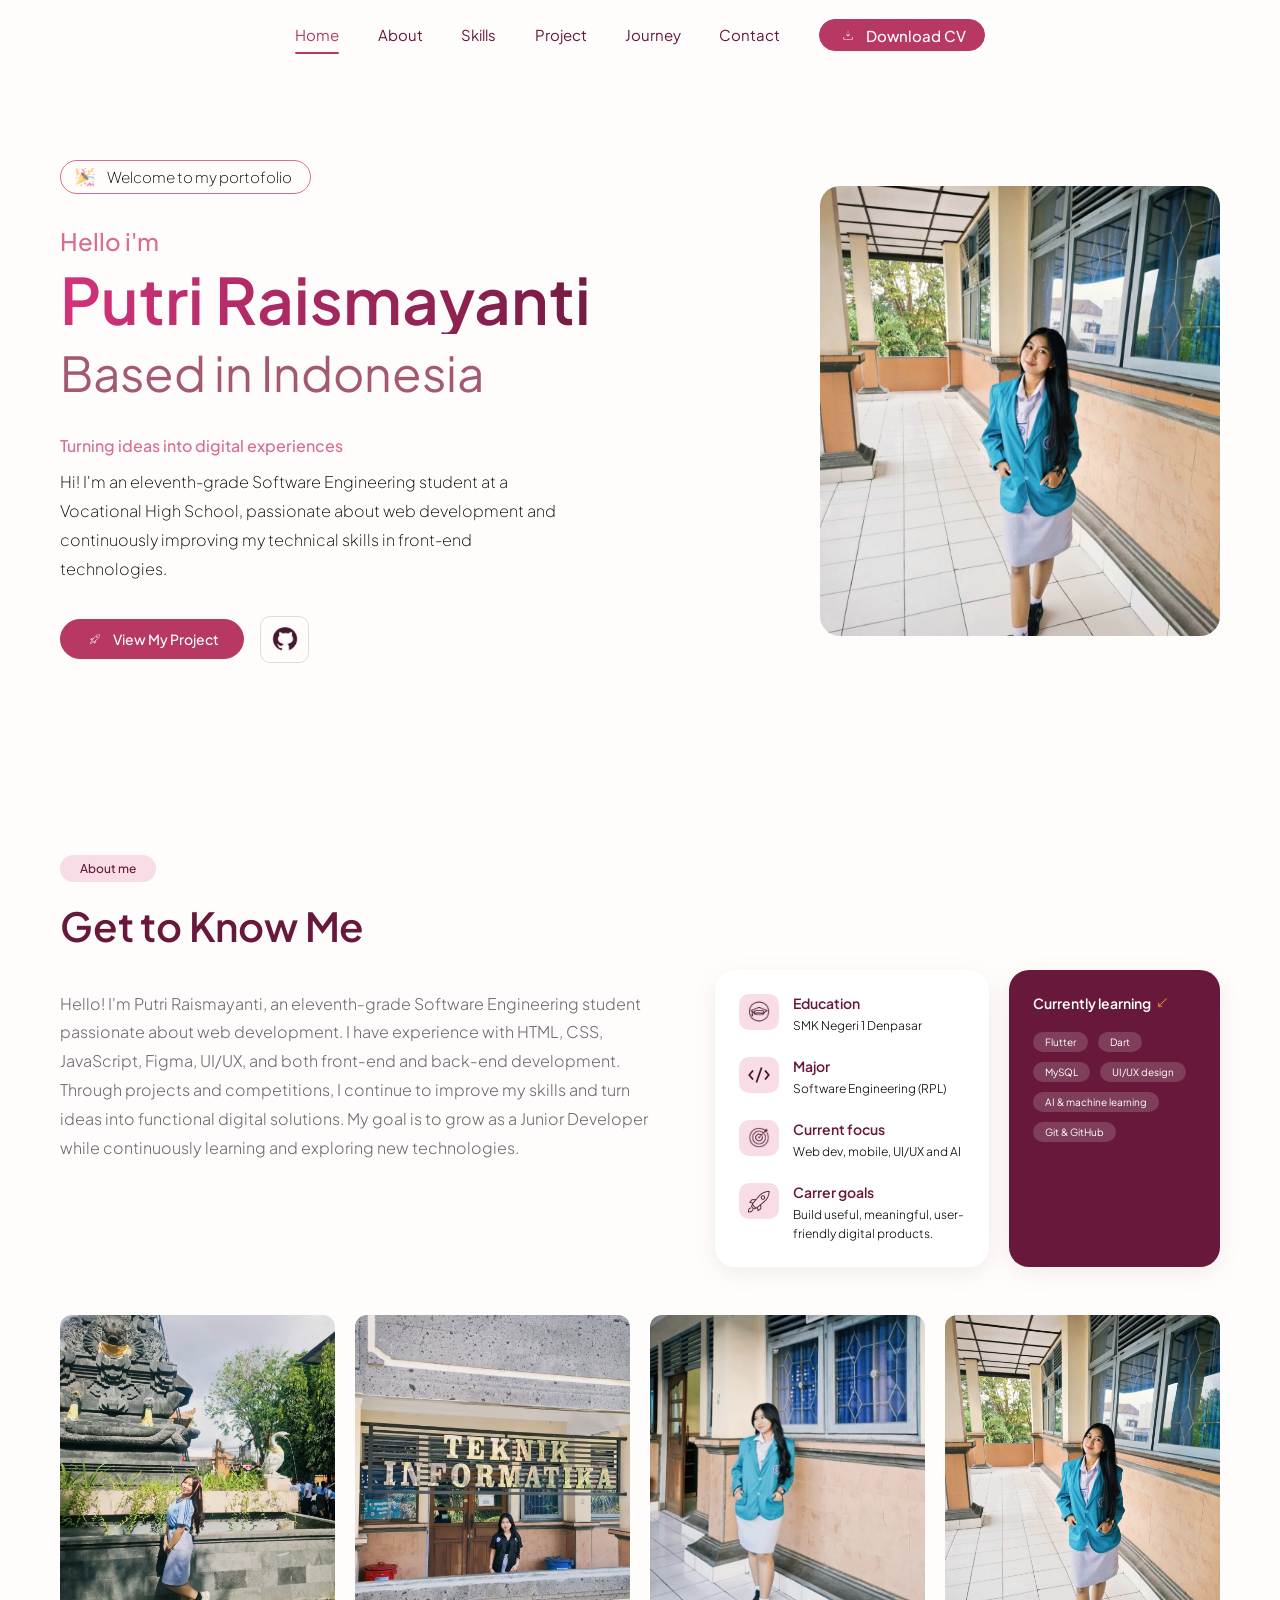
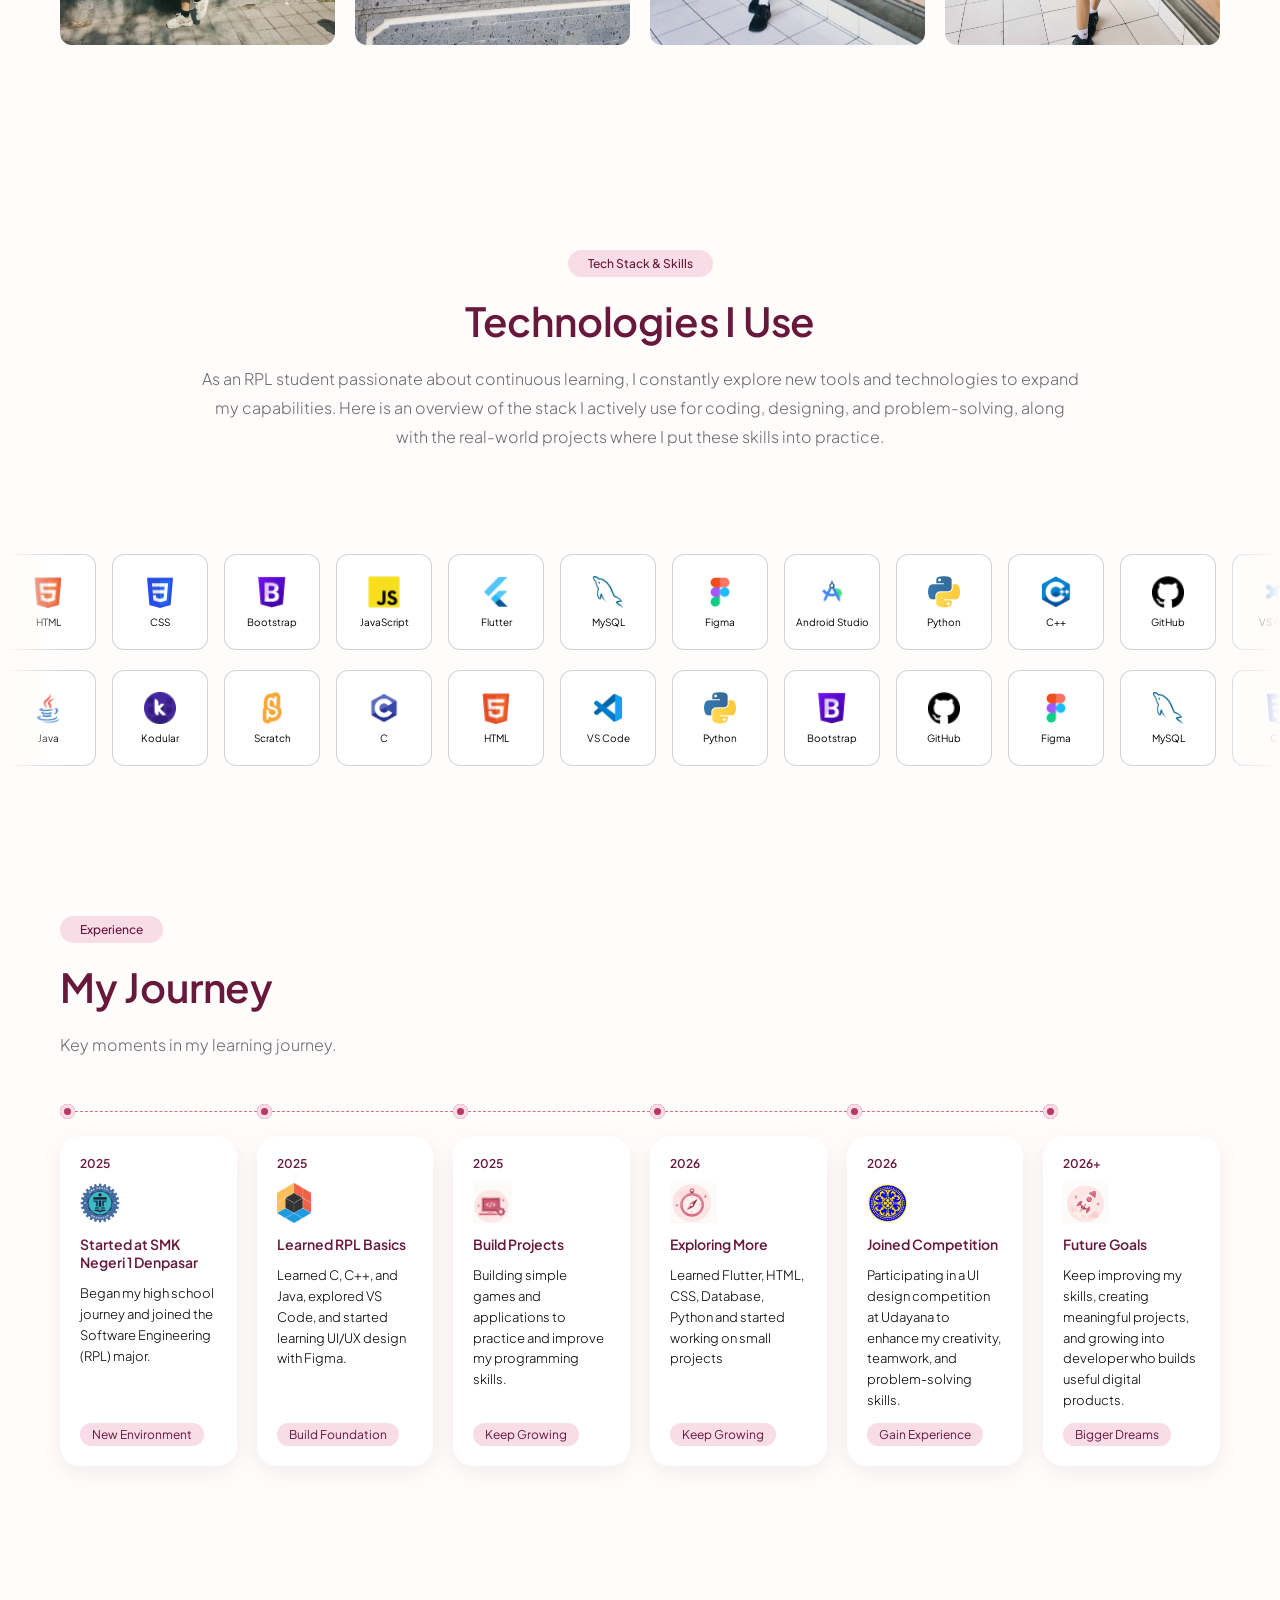
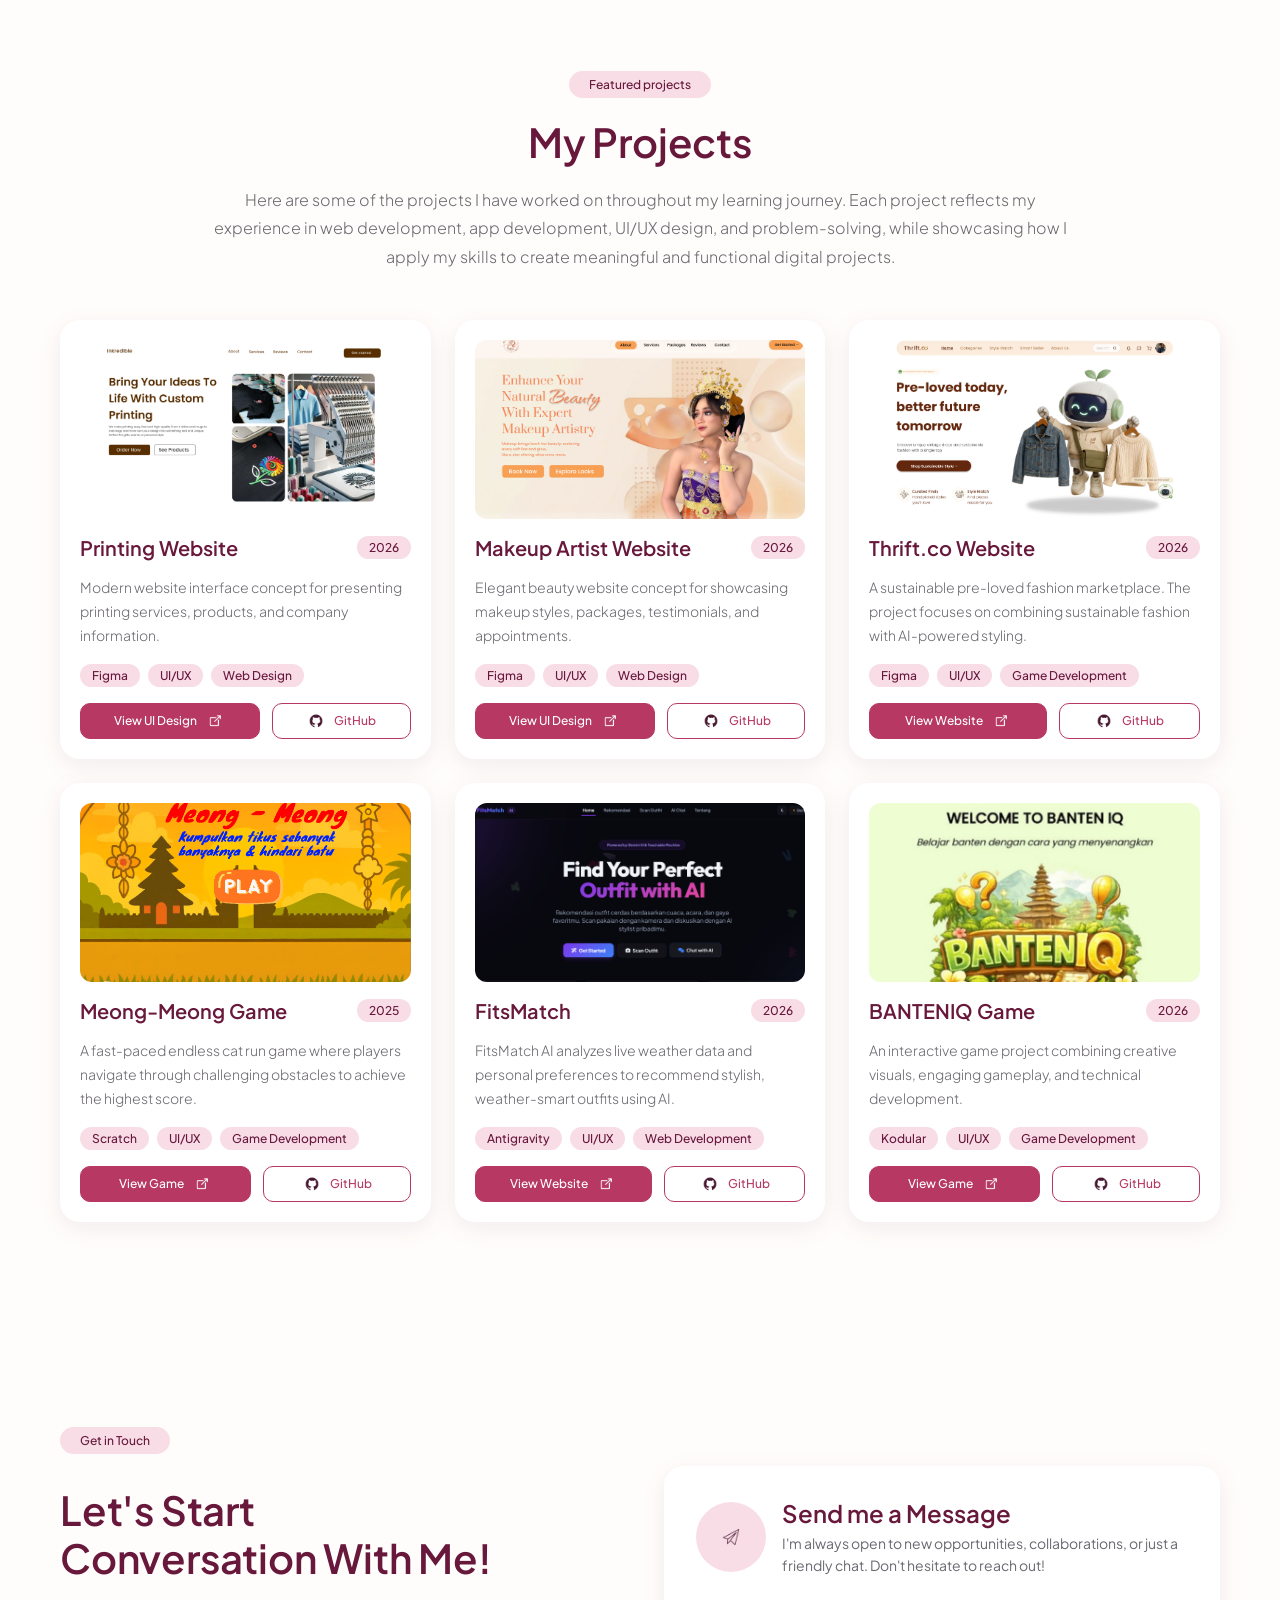
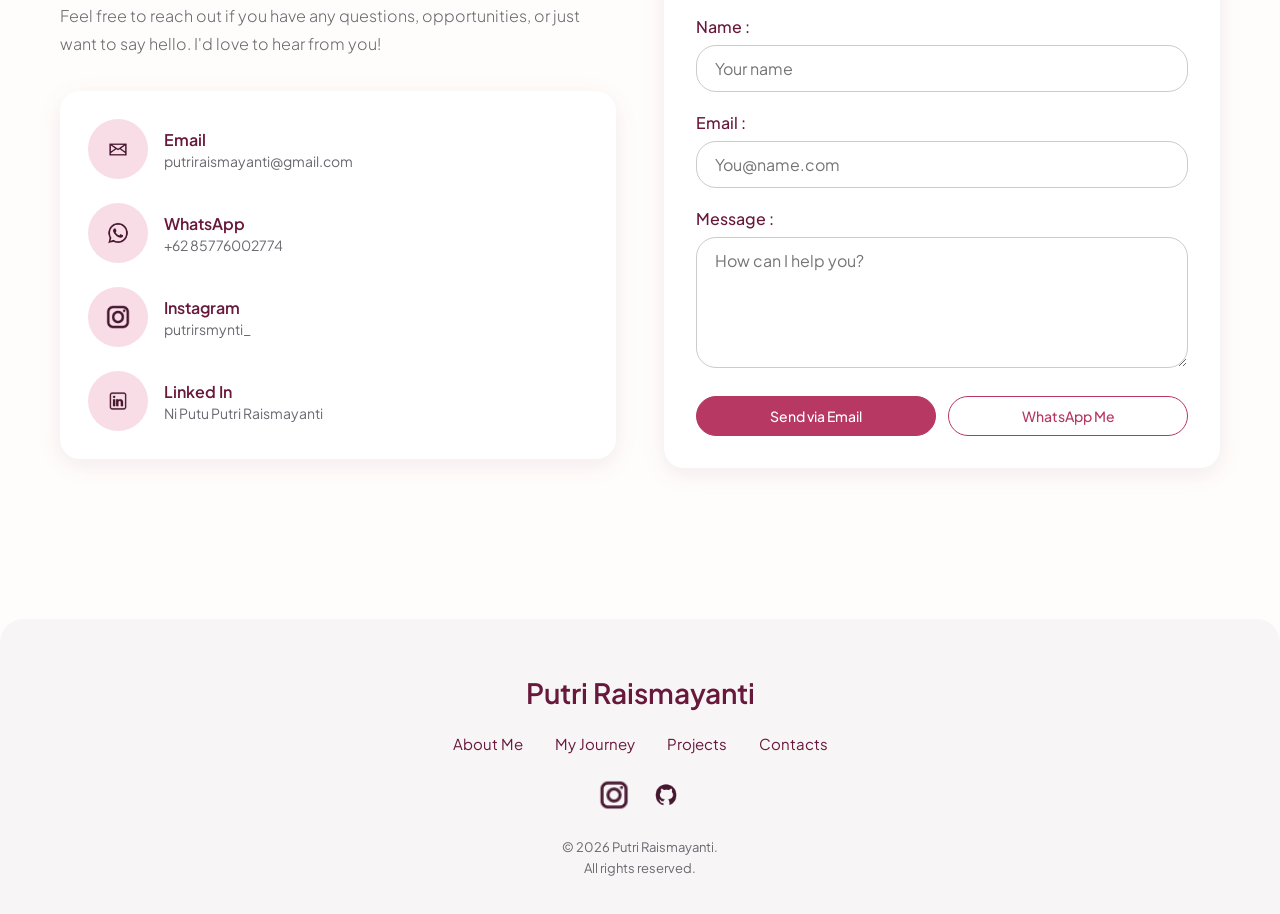
<file: Portofolio.html>
<!DOCTYPE html>
<html lang="en">
<head>
  <meta charset="UTF-8" />
  <meta name="viewport" content="width=device-width, initial-scale=1.0" />
  <title>Putri Raismayanti - Portfolio</title>
  <link rel="preconnect" href="https://fonts.googleapis.com" />
  <link rel="preconnect" href="https://fonts.gstatic.com" crossorigin />
  <link href="https://fonts.googleapis.com/css2?family=Plus+Jakarta+Sans:ital,wght@0,200;0,300;0,400;0,500;0,600;0,700;1,400&display=swap" rel="stylesheet" />
  <link rel="stylesheet" href="style.css" />
</head>
<body>

<!-- NAVBAR -->
<header class="site-header">
  <div class="container nav-bar">
    <input type="checkbox" id="mobile-menu-toggle" class="menu-checkbox" aria-label="Open menu" />
    <label for="mobile-menu-toggle" class="mobile-menu-toggle"><span></span><span></span><span></span></label>
    <nav id="main-nav" class="main-nav">
      <a href="#home" class="navlink">Home</a>
      <a href="#about" class="navlink">About</a>
      <a href="#skills" class="navlink">Skills</a>
      <a href="#project" class="navlink">Project</a>
      <a href="#journey" class="navlink">Journey</a>
      <a href="#contact" class="navlink">Contact</a>
      <!-- Link CV belum dibuat: ganti href="#" dengan link CV, lalu tambahkan atribut download -->
      <a href="#" class="btn btn-primary download-cv"><img src="download0.png" alt="" />Download CV</a>
    </nav>
  </div>
</header>

<main>
<!-- HERO -->
<section id="home" class="hero container">
  <div class="hero-text">
    <div class="welcome"><img src="confetti0.png" alt="" /><span>Welcome to my portofolio</span></div>
    <p class="hello">Hello i'm</p>
    <h1 class="name-big">Putri Raismayanti</h1>
    <p class="based">Based in Indonesia</p>
    <p class="tagline">Turning ideas into digital experiences</p>
    <p class="body-text">Hi! I'm an eleventh-grade Software Engineering student at a Vocational High School, passionate about web development and continuously improving my technical skills in front-end technologies.</p>
    <div class="hero-actions">
      <a href="#project" class="btn btn-primary"><img src="rocket0.png" alt="" />View My Project</a>
      <a href="https://github.com/piutyiiii" class="icon-btn" target="_blank" rel="noopener noreferrer" aria-label="GitHub"><img src="git-hub15.png" alt="GitHub" /></a>
    </div>
  </div>
  <img class="hero-photo" src="foto.kelas.jpeg" alt="Putri Raismayanti" />
</section>

<!-- ABOUT -->
<section id="about" class="section container">
  <span class="pill">About me</span>
  <h2 class="title">Get to Know Me</h2>
  <div class="about-grid">
    <p class="body-text lead">Hello! I'm Putri Raismayanti, an eleventh-grade Software Engineering student passionate about web development. I have experience with HTML, CSS, JavaScript, Figma, UI/UX, and both front-end and back-end development. Through projects and competitions, I continue to improve my skills and turn ideas into functional digital solutions. My goal is to grow as a Junior Developer while continuously learning and exploring new technologies.</p>
    <div class="about-cards">
      <div class="card info-card">
        <div class="info-item"><span class="info-icon"><img src="education1.png" alt="" /></span><div><h3>Education</h3><p>SMK Negeri 1 Denpasar</p></div></div>
        <div class="info-item"><span class="info-icon"><img src="source-code0.png" alt="" /></span><div><h3>Major</h3><p>Software Engineering (RPL)</p></div></div>
        <div class="info-item"><span class="info-icon"><img src="goal0.png" alt="" /></span><div><h3>Current focus</h3><p>Web dev, mobile, UI/UX and AI</p></div></div>
        <div class="info-item"><span class="info-icon"><img src="rocket1.png" alt="" /></span><div><h3>Carrer goals</h3><p>Build useful, meaningful, user-friendly digital products.</p></div></div>
      </div>
      <div class="card learning-card">
        <h3>Currently learning <img src="down-left-arrow0.png" alt="" /></h3>
        <div class="chips"><span>Flutter</span><span>Dart</span><span>MySQL</span><span>UI/UX design</span><span>AI &amp; machine learning</span><span>Git &amp; GitHub</span></div>
      </div>
    </div>
  </div>
  <div class="photo-row">
    <img src="foto.padmasana.jpeg" alt="Foto padmasana" />
    <img src="foto.teknik.jpeg" alt="Foto teknik" />
    <img src="foto.lab.jpeg" alt="Foto lab" />
    <img src="foto.kelas.jpeg" alt="Foto kelas" />
  </div>
</section>

<!-- SKILLS -->
<section id="skills" class="section container center">
  <span class="pill">Tech Stack &amp; Skills</span>
  <h2 class="title">Technologies I Use</h2>
  <p class="body-text sub">As an RPL student passionate about continuous learning, I constantly explore new tools and technologies to expand my capabilities. Here is an overview of the stack I actively use for coding, designing, and problem-solving, along with the real-world projects where I put these skills into practice.</p>
</section>
<div class="tech-marquee-wrap" id="tech-marquee">
  <div class="tech-marquee-row">
    <div class="tech-marquee-track">
        <div class="tech-card"><img src="image-260.png" alt="HTML"><span>HTML</span></div>
        <div class="tech-card"><img src="image-270.png" alt="CSS"><span>CSS</span></div>
        <div class="tech-card"><img src="image-290.png" alt="Bootstrap"><span>Bootstrap</span></div>
        <div class="tech-card"><img src="image-310.png" alt="JavaScript"><span>JavaScript</span></div>
        <div class="tech-card"><img src="image-320.png" alt="Flutter"><span>Flutter</span></div>
        <div class="tech-card"><img src="image-330.png" alt="MySQL"><span>MySQL</span></div>
        <div class="tech-card"><img src="image-350.png" alt="Figma"><span>Figma</span></div>
        <div class="tech-card"><img src="image-370.png" alt="Android Studio"><span>Android Studio</span></div>
        <div class="tech-card"><img src="image-390.png" alt="Python"><span>Python</span></div>
        <div class="tech-card"><img src="image-400.png" alt="C++"><span>C++</span></div>
        <div class="tech-card"><img src="image-430.png" alt="GitHub"><span>GitHub</span></div>
        <div class="tech-card"><img src="image-440.png" alt="VS Code"><span>VS Code</span></div>
        <div class="tech-card"><img src="image-260.png" alt="HTML"><span>HTML</span></div>
        <div class="tech-card"><img src="image-270.png" alt="CSS"><span>CSS</span></div>
        <div class="tech-card"><img src="image-290.png" alt="Bootstrap"><span>Bootstrap</span></div>
        <div class="tech-card"><img src="image-310.png" alt="JavaScript"><span>JavaScript</span></div>
        <div class="tech-card"><img src="image-320.png" alt="Flutter"><span>Flutter</span></div>
        <div class="tech-card"><img src="image-330.png" alt="MySQL"><span>MySQL</span></div>
        <div class="tech-card"><img src="image-350.png" alt="Figma"><span>Figma</span></div>
        <div class="tech-card"><img src="image-370.png" alt="Android Studio"><span>Android Studio</span></div>
        <div class="tech-card"><img src="image-390.png" alt="Python"><span>Python</span></div>
        <div class="tech-card"><img src="image-400.png" alt="C++"><span>C++</span></div>
        <div class="tech-card"><img src="image-430.png" alt="GitHub"><span>GitHub</span></div>
        <div class="tech-card"><img src="image-440.png" alt="VS Code"><span>VS Code</span></div>
    </div>
  </div>
  <div class="tech-marquee-row">
    <div class="tech-marquee-track reverse">
        <div class="tech-card"><img src="image-460.png" alt="Java"><span>Java</span></div>
        <div class="tech-card"><img src="image-470.png" alt="Kodular"><span>Kodular</span></div>
        <div class="tech-card"><img src="image-630.png" alt="Scratch"><span>Scratch</span></div>
        <div class="tech-card"><img src="image-650.png" alt="C"><span>C</span></div>
        <div class="tech-card"><img src="image-660.png" alt="HTML"><span>HTML</span></div>
        <div class="tech-card"><img src="image-670.png" alt="VS Code"><span>VS Code</span></div>
        <div class="tech-card"><img src="image-680.png" alt="Python"><span>Python</span></div>
        <div class="tech-card"><img src="image-690.png" alt="Bootstrap"><span>Bootstrap</span></div>
        <div class="tech-card"><img src="image-700.png" alt="GitHub"><span>GitHub</span></div>
        <div class="tech-card"><img src="image-710.png" alt="Figma"><span>Figma</span></div>
        <div class="tech-card"><img src="image-720.png" alt="MySQL"><span>MySQL</span></div>
        <div class="tech-card"><img src="image-730.png" alt="CSS"><span>CSS</span></div>
        <div class="tech-card"><img src="image-460.png" alt="Java"><span>Java</span></div>
        <div class="tech-card"><img src="image-470.png" alt="Kodular"><span>Kodular</span></div>
        <div class="tech-card"><img src="image-630.png" alt="Scratch"><span>Scratch</span></div>
        <div class="tech-card"><img src="image-650.png" alt="C"><span>C</span></div>
        <div class="tech-card"><img src="image-660.png" alt="HTML"><span>HTML</span></div>
        <div class="tech-card"><img src="image-670.png" alt="VS Code"><span>VS Code</span></div>
        <div class="tech-card"><img src="image-680.png" alt="Python"><span>Python</span></div>
        <div class="tech-card"><img src="image-690.png" alt="Bootstrap"><span>Bootstrap</span></div>
        <div class="tech-card"><img src="image-700.png" alt="GitHub"><span>GitHub</span></div>
        <div class="tech-card"><img src="image-710.png" alt="Figma"><span>Figma</span></div>
        <div class="tech-card"><img src="image-720.png" alt="MySQL"><span>MySQL</span></div>
        <div class="tech-card"><img src="image-730.png" alt="CSS"><span>CSS</span></div>
    </div>
  </div>
</div>

<!-- JOURNEY -->
<section id="journey" class="section container">
  <span class="pill">Experience</span>
  <h2 class="title">My Journey</h2>
  <p class="body-text">Key moments in my learning journey.</p>
  <div class="timeline">
    <article class="step"><div class="card step-card"><span class="year">2025</span><img src="logo.skensa.jpeg" alt="" /><h3>Started at SMK Negeri 1 Denpasar</h3><p>Began my high school journey and joined the Software Engineering (RPL) major.</p><span class="tag">New Environment</span></div></article>
    <article class="step"><div class="card step-card"><span class="year">2025</span><img src="logo.PPLG.png" alt="" /><h3>Learned RPL Basics</h3><p>Learned C, C++, and Java, explored VS Code, and started learning UI/UX design with Figma.</p><span class="tag">Build Foundation</span></div></article>
    <article class="step"><div class="card step-card"><span class="year">2025</span><img src="logo.buildproje.jpeg" alt="" /><h3>Build Projects</h3><p>Building simple games and applications to practice and improve my programming skills.</p><span class="tag">Keep Growing</span></div></article>
    <article class="step"><div class="card step-card"><span class="year">2026</span><img src="logo.eksplore.jpeg" alt="" /><h3>Exploring More</h3><p>Learned Flutter, HTML, CSS, Database, Python and started working on small projects</p><span class="tag">Keep Growing</span></div></article>
    <article class="step"><div class="card step-card"><span class="year">2026</span><img src="logo.udayana.jpeg" alt="" /><h3>Joined Competition</h3><p>Participating in a UI design competition at Udayana to enhance my creativity, teamwork, and problem-solving skills.</p><span class="tag">Gain Experience</span></div></article>
    <article class="step"><div class="card step-card"><span class="year">2026+</span><img src="logo.goals.jpeg" alt="" /><h3>Future Goals</h3><p>Keep improving my skills, creating meaningful projects, and growing into developer who builds useful digital products.</p><span class="tag">Bigger Dreams</span></div></article>
  </div>
</section>

<!-- PROJECTS -->
<section id="project" class="section container center">
  <span class="pill">Featured projects</span>
  <h2 class="title">My Projects</h2>
  <p class="body-text sub">Here are some of the projects I have worked on throughout my learning journey. Each project reflects my experience in web development, app development, UI/UX design, and problem-solving, while showcasing how I apply my skills to create meaningful and functional digital projects.</p>
  <div class="project-grid">

    <article class="card project">
      <img src="p.printing.png" alt="Printing Website" />
      <div class="project-head"><h3>Printing Website</h3><span class="pill sm">2026</span></div>
      <p>Modern website interface concept for presenting printing services, products, and company information.</p>
      <div class="tags"><span class="pill sm">Figma</span><span class="pill sm">UI/UX</span><span class="pill sm">Web Design</span></div>
      <div class="project-actions">
        <a class="btn btn-primary btn-sm" href="https://www.figma.com/proto/2k05hBfGvFPVb6u2ivsUi3/printing?node-id=1-4&t=qsr6XnpGFhLMMIWW-1" target="_blank" rel="noopener noreferrer">View UI Design <img src="external-link0.png" alt="" /></a>
        <a class="btn btn-outline btn-sm" href="https://github.com/piutyiiii/printing-ui-design" target="_blank" rel="noopener noreferrer"><img src="git-hub6.png" alt="" />GitHub</a>
      </div>
    </article>

    <article class="card project">
      <img src="p.makeup.png" alt="Makeup Artist Website" />
      <div class="project-head"><h3>Makeup Artist Website</h3><span class="pill sm">2026</span></div>
      <p>Elegant beauty website concept for showcasing makeup styles, packages, testimonials, and appointments.</p>
      <div class="tags"><span class="pill sm">Figma</span><span class="pill sm">UI/UX</span><span class="pill sm">Web Design</span></div>
      <div class="project-actions">
        <a class="btn btn-primary btn-sm" href="https://www.figma.com/proto/2k05hBfGvFPVb6u2ivsUi3/printing?node-id=732-936&t=qsr6XnpGFhLMMIWW-1" target="_blank" rel="noopener noreferrer">View UI Design <img src="external-link1.png" alt="" /></a>
        <a class="btn btn-outline btn-sm" href="https://github.com/piutyiiii/makeup-artist-ui-design" target="_blank" rel="noopener noreferrer"><img src="git-hub7.png" alt="" />GitHub</a>
      </div>
    </article>

    <article class="card project">
      <img src="p.thrift.png" alt="Thrift.co Website" />
      <div class="project-head"><h3>Thrift.co Website</h3><span class="pill sm">2026</span></div>
      <p>A sustainable pre-loved fashion marketplace. The project focuses on combining sustainable fashion with AI-powered styling.</p>
      <div class="tags"><span class="pill sm">Figma</span><span class="pill sm">UI/UX</span><span class="pill sm">Game Development</span></div>
      <div class="project-actions">
        <a class="btn btn-primary btn-sm" href="https://www.figma.com/proto/yq1qISJsyOMm19OqUNKeP7/ITCC?node-id=1295-773&t=XoXeCgmKMGhm7Z8q-1" target="_blank" rel="noopener noreferrer">View Website <img src="external-link3.png" alt="" /></a>
        <a class="btn btn-outline btn-sm" href="https://github.com/piutyiiii/thrift.co-design" target="_blank" rel="noopener noreferrer"><img src="git-hub9.png" alt="" />GitHub</a>
      </div>
    </article>

    <article class="card project">
      <img src="p.meong.png" alt="Meong-Meong Game" />
      <div class="project-head"><h3>Meong-Meong Game</h3><span class="pill sm">2025</span></div>
      <p>A fast-paced endless cat run game where players navigate through challenging obstacles to achieve the highest score.</p>
      <div class="tags"><span class="pill sm">Scratch</span><span class="pill sm">UI/UX</span><span class="pill sm">Game Development</span></div>
      <div class="project-actions">
        <a class="btn btn-primary btn-sm" href="https://scratch.mit.edu/projects/1250352638" target="_blank" rel="noopener noreferrer">View Game <img src="external-link2.png" alt="" /></a>
        <a class="btn btn-outline btn-sm" href="https://github.com/piutyiiii/Meong-Meong-game-scratch" target="_blank" rel="noopener noreferrer"><img src="git-hub8.png" alt="" />GitHub</a>
      </div>
    </article>

    <article class="card project">
      <img src="p.fits.png" alt="FitsMatch" />
      <div class="project-head"><h3>FitsMatch</h3><span class="pill sm">2026</span></div>
      <p>FitsMatch AI analyzes live weather data and personal preferences to recommend stylish, weather-smart outfits using AI.</p>
      <div class="tags"><span class="pill sm">Antigravity</span><span class="pill sm">UI/UX</span><span class="pill sm">Web Development</span></div>
      <div class="project-actions">
        <a class="btn btn-primary btn-sm" href="https://piutyiiii.github.io/Fitsmatch-AI/" target="_blank" rel="noopener noreferrer">View Website <img src="external-link4.png" alt="" /></a>
        <a class="btn btn-outline btn-sm" href="https://github.com/piutyiiii/Fitsmatch-AI" target="_blank" rel="noopener noreferrer"><img src="git-hub11.png" alt="" />GitHub</a>
      </div>
    </article>

    <article class="card project">
      <img src="p.banten.jpeg" alt="BANTENIQ Game" />
      <div class="project-head"><h3>BANTENIQ Game</h3><span class="pill sm">2026</span></div>
      <p>An interactive game project combining creative visuals, engaging gameplay, and technical development.</p>
      <div class="tags"><span class="pill sm">Kodular</span><span class="pill sm">UI/UX</span><span class="pill sm">Game Development</span></div>
      <div class="project-actions">
        <a class="btn btn-primary btn-sm" href="https://github.com/piutyiiii/BantenIQ/blob/main/BantenIQ_fiks.apk" target="_blank" rel="noopener noreferrer">View Game <img src="external-link5.png" alt="" /></a>
        <a class="btn btn-outline btn-sm" href="https://github.com/piutyiiii/BantenIQ" target="_blank" rel="noopener noreferrer"><img src="git-hub13.png" alt="" />GitHub</a>
      </div>
    </article>

  </div>
</section>

<!-- CONTACT -->
<section id="contact" class="section container">
  <span class="pill">Get in Touch</span>
  <div class="contact-grid">
    <div class="contact-left">
      <h2 class="title">Let's Start<br />Conversation With Me!</h2>
      <p class="body-text">Feel free to reach out if you have any questions, opportunities, or just want to say hello. I'd love to hear from you!</p>
      <div class="card contact-card">
        <a class="contact-link" href="mailto:putriraismayanti@gmail.com"><span class="contact-icon-bg"><img src="email2.png" alt="" /></span><span><b>Email</b><small>putriraismayanti@gmail.com</small></span></a>
        <a class="contact-link" href="https://wa.me/6285776002774" target="_blank" rel="noopener noreferrer"><span class="contact-icon-bg"><img src="whats-app1.png" alt="" /></span><span><b>WhatsApp</b><small>+62 85776002774</small></span></a>
        <a class="contact-link" href="https://instagram.com/putrirsmynti_" target="_blank" rel="noopener noreferrer"><span class="contact-icon-bg"><img src="instagram1.png" alt="" /></span><span><b>Instagram</b><small>putrirsmynti_</small></span></a>
        <a class="contact-link" href="https://www.linkedin.com/in/ni-putu-putri-raismayanti/" target="_blank" rel="noopener noreferrer"><span class="contact-icon-bg"><img src="linked-in1.png" alt="" /></span><span><b>Linked In</b><small>Ni Putu Putri Raismayanti</small></span></a>
      </div>
    </div>

    <form class="card form-card" action="mailto:putriraismayanti@gmail.com" method="post" enctype="text/plain" rel="noopener noreferrer">
      <div class="form-head"><span class="contact-icon-bg"><img src="paper-plane0.png" alt="" /></span><div><h3>Send me a Message</h3><p>I'm always open to new opportunities, collaborations, or just a friendly chat. Don't hesitate to reach out!</p></div></div>
      <label for="contact-name">Name :</label>
      <input type="text" id="contact-name" name="name" placeholder="Your name" required />
      <label for="contact-email">Email :</label>
      <input type="email" id="contact-email" name="email" placeholder="You@name.com" />
      <label for="contact-message">Message :</label>
      <textarea id="contact-message" name="text" rows="5" placeholder="How can I help you?" required></textarea>
      <div class="form-actions">
        <button type="submit" id="btn-send-email" class="btn btn-primary">Send via Email</button>
        <button type="submit" id="btn-send-whatsapp" class="btn btn-outline" formaction="https://wa.me/6285776002774" formmethod="get" formenctype="application/x-www-form-urlencoded" formtarget="_blank">WhatsApp Me</button>
      </div>
    </form>
  </div>
</section>
</main>

<!-- FOOTER -->
<footer class="site-footer">
  <div class="container footer-content">
    <div class="footer-name">Putri Raismayanti</div>
    <nav class="footer-nav">
      <a href="#about">About Me</a>
      <a href="#journey">My Journey</a>
      <a href="#project">Projects</a>
      <a href="#contact">Contacts</a>
    </nav>
    <div class="footer-social">
      <a href="https://instagram.com/putrirsmynti_" target="_blank" rel="noopener noreferrer" aria-label="Instagram"><img src="instagram2.png" alt="Instagram" /></a>
      <a href="https://github.com/piutyiiii" target="_blank" rel="noopener noreferrer" aria-label="GitHub"><img src="git-hub14.png" alt="GitHub" /></a>
    </div>
    <div class="footer-copy">© 2026 Putri Raismayanti.<br />All rights reserved.</div>
  </div>
</footer>

</body>
</html>
</file>
<file: style.css>
/* VARIABEL*/
:root {
  --burgundy: #68183b;
  --soft-pink: #f8dde6;
  --dusty-pink: #d96c91;
  --warm-white: #fffdfb;
  --soft-gray: #6b6870;
  --rose: #b63863;

  --gutter: clamp(16px, 5vw, 60px);
  --shadow: 0 6px 24px rgba(104, 24, 59, 0.08);

  --space-xs: 8px;
  --space-sm: 12px;
  --space-md: 20px;
  --space-lg: 32px;
  --space-xl: 48px;
}


/* DASAR */
*,
*::before,
*::after {
  box-sizing: border-box;
}

html {
  scroll-behavior: smooth;
  scroll-padding-top: 70px;
  -webkit-text-size-adjust: 100%;
}

body {
  margin: 0;
  font-family: "Plus Jakarta Sans", sans-serif;
  background: var(--warm-white);
  color: #000;
  overflow-x: hidden;
}

img {
  max-width: 100%;
  display: block;
}

h1,
h2,
h3,
p {
  margin: 0;
}

a {
  text-decoration: none;
  color: inherit;
}

button,
input,
textarea {
  font: inherit;
}

.container {
  width: min(1280px, 100% - 2 * var(--gutter));
  margin-inline: auto;
}

.section {
  padding-block: clamp(56px, 8vw, 110px);
}

.center {
  text-align: center;
}

.center .body-text {
  margin-inline: auto;
}


/* KOMPONEN UMUM */
.pill {
  display: inline-block;
  background: var(--soft-pink);
  color: var(--burgundy);
  border-radius: 50px;
  padding: 6px 20px;
  font-size: 12px;
  font-weight: 500;
}

.pill.sm {
  padding: 4px 12px;
}

.title {
  color: var(--burgundy);
  font-weight: 600;
  letter-spacing: -0.2px;
  font-size: clamp(28px, 4.5vw, 40px);
  line-height: 1.2;
  margin-top: var(--space-md);
}

.body-text {
  color: var(--soft-gray);
  font-size: clamp(14px, 1.6vw, 16px);
  line-height: 1.8;
  font-weight: 300;
  margin-top: var(--space-md);
}

.sub {
  max-width: 880px;
}

.card {
  background: #fff;
  border-radius: 20px;
  box-shadow: var(--shadow);
}

.btn {
  display: inline-flex;
  align-items: center;
  justify-content: center;
  gap: var(--space-xs);
  min-height: 40px;
  padding: 8px 24px;
  border-radius: 50px;
  border: 1px solid var(--rose);
  font-size: 14px;
  font-weight: 500;
  cursor: pointer;
  transition: transform 0.2s, opacity 0.2s;
}

.btn img {
  width: 20px;
  height: auto;
}

.btn:hover {
  transform: translateY(-2px);
}

.btn-primary {
  background: var(--rose);
  color: #fff;
}

.btn-outline {
  background: transparent;
  color: var(--rose);
}

.btn-sm {
  border-radius: 10px;
  font-size: 12px;
  padding: 6px 14px;
  min-height: 36px;
}


/* NAVBAR */
.site-header {
  position: sticky;
  top: 0;
  z-index: 100;
  background: rgba(255, 253, 251, 0.92);
  backdrop-filter: blur(8px);
}

.nav-bar {
  display: flex;
  justify-content: center;
  align-items: center;
  min-height: 70px;
  position: relative;
}

.main-nav {
  display: flex;
  align-items: center;
  gap: clamp(20px, 3vw, 40px);
}

.navlink {
  position: relative;
  color: var(--burgundy);
  font-size: 15px;
  line-height: 26px;
}

body:not(:has(:target)) .navlink[href="#home"],
body:has(#home:target) .navlink[href="#home"],
body:has(#about:target) .navlink[href="#about"],
body:has(#skills:target) .navlink[href="#skills"],
body:has(#journey:target) .navlink[href="#journey"],
body:has(#project:target) .navlink[href="#project"],
body:has(#javascript:target) .navlink[href="#javascript"],
body:has(#contact:target) .navlink[href="#contact"] {
  color: var(--rose);
}

body:not(:has(:target)) .navlink[href="#home"]::after,
body:has(#home:target) .navlink[href="#home"]::after,
body:has(#about:target) .navlink[href="#about"]::after,
body:has(#skills:target) .navlink[href="#skills"]::after,
body:has(#journey:target) .navlink[href="#journey"]::after,
body:has(#project:target) .navlink[href="#project"]::after,
body:has(#javascript:target) .navlink[href="#javascript"]::after,
body:has(#contact:target) .navlink[href="#contact"]::after {
  content: "";
  position: absolute;
  left: 0;
  right: 0;
  bottom: -6px;
  height: 2px;
  background: var(--rose);
  border-radius: 2px;
}

.download-cv {
  min-height: 32px;
  padding: 3px 18px;
  font-size: 15px;
}

.mobile-menu-toggle,
.menu-checkbox {
  display: none;
}


/* HERO */
.hero {
  display: grid;
  grid-template-columns: 1.2fr 1fr;
  gap: clamp(24px, 5vw, 60px);
  align-items: center;
  padding-block: clamp(40px, 7vw, 90px);
}

.welcome {
  display: inline-flex;
  align-items: center;
  gap: var(--space-xs);
  border: 1px solid var(--dusty-pink);
  border-radius: 50px;
  padding: 4px 18px 4px 10px;
  font-size: 15px;
  font-weight: 200;
}

.welcome img {
  width: 28px;
}

.hello {
  color: var(--dusty-pink);
  font-size: clamp(18px, 2.4vw, 24px);
  font-weight: 500;
  margin-top: var(--space-lg);
}

.name-big {
  font-size: clamp(36px, 7.5vw, 64px);
  font-weight: 600;
  line-height: 1.1;
  margin-top: var(--space-xs);
  background: linear-gradient(90deg, rgba(201, 0, 88, 0.8), #68183b);
  -webkit-background-clip: text;
  background-clip: text;
  -webkit-text-fill-color: transparent;
}

.based {
  font-size: clamp(26px, 5vw, 48px);
  color: #a25971;
  margin-top: var(--space-xs);
}

.tagline {
  color: var(--dusty-pink);
  font-weight: 500;
  font-size: 16px;
  margin-top: var(--space-lg);
}

.hero-text .body-text {
  color: #000;
  font-weight: 200;
  max-width: 520px;
  margin-top: var(--space-sm);
}

.hero-actions {
  display: flex;
  align-items: center;
  gap: 16px;
  margin-top: var(--space-lg);
  flex-wrap: wrap;
}

.icon-btn {
  width: 49px;
  height: 47px;
  border: 1px solid rgba(217, 217, 217, 0.9);
  border-radius: 10px;
  display: grid;
  place-items: center;
}

.icon-btn img {
  width: 30px;
}

.hero-photo {
  width: 100%;
  max-width: 400px;
  aspect-ratio: 400 / 450;
  object-fit: cover;
  border-radius: 20px;
  justify-self: end;
}


/* ABOUT */
.about-grid {
  display: grid;
  grid-template-columns: 1.2fr 1fr;
  gap: clamp(24px, 4vw, 48px);
  align-items: start;
  margin-top: var(--space-md);
}

.about-cards {
  display: grid;
  grid-template-columns: 1.3fr 1fr;
  gap: 20px;
}

.info-card {
  padding: 24px;
  display: grid;
  gap: 22px;
}

.info-item {
  display: flex;
  gap: 14px;
  align-items: flex-start;
}

.info-icon {
  flex: 0 0 40px;
  height: 36px;
  background: var(--soft-pink);
  border-radius: 10px;
  display: grid;
  place-items: center;
}

.info-icon img {
  width: 22px;
}

.info-item h3 {
  color: var(--burgundy);
  font-size: 14px;
  font-weight: 600;
  margin-bottom: 4px;
}

.info-item p {
  font-size: 12px;
  font-weight: 300;
  line-height: 1.6;
}

.learning-card {
  background: var(--burgundy);
  color: #fff;
  padding: 24px;
}

.learning-card h3 {
  font-size: 14px;
  font-weight: 600;
  display: flex;
  gap: 6px;
  align-items: center;
}

.learning-card h3 img {
  width: 11px;
}

.chips {
  display: flex;
  flex-wrap: wrap;
  gap: 10px;
  margin-top: 20px;
}

.chips span {
  background: rgba(217, 217, 217, 0.2);
  border-radius: 50px;
  padding: 4px 12px;
  font-size: 10px;
}

.photo-row {
  display: grid;
  grid-template-columns: repeat(4, 1fr);
  gap: 20px;
  margin-top: var(--space-xl);
}

.photo-row img {
  width: 100%;
  aspect-ratio: 250 / 300;
  object-fit: cover;
  border-radius: 12px;
}


/* TECH STACK (MARQUEE) */
.tech-marquee-wrap {
  width: min(1300px, 100%);
  margin: 0 auto var(--space-xl);
  display: flex;
  flex-direction: column;
  gap: 20px;
}

.tech-marquee-row {
  overflow: hidden;
  -webkit-mask-image: linear-gradient(to right, transparent, #000 5%, #000 95%, transparent);
  mask-image: linear-gradient(to right, transparent, #000 5%, #000 95%, transparent);
}

.tech-marquee-track {
  display: flex;
  gap: 16px;
  width: max-content;
  animation: marquee-left 30s linear infinite;
}

.tech-marquee-track.reverse {
  animation-name: marquee-right;
}

.tech-card {
  flex: 0 0 auto;
  width: 96px;
  height: 96px;
  background: #fff;
  border: 1px solid rgba(107, 104, 112, 0.3);
  border-radius: 12px;
  display: flex;
  flex-direction: column;
  align-items: center;
  justify-content: center;
  gap: 8px;
}

.tech-card img {
  width: 32px;
  height: 32px;
  object-fit: contain;
}

.tech-card span {
  font-size: 10px;
}

.tech-marquee-row:hover .tech-marquee-track {
  animation-play-state: paused;
}

@keyframes marquee-left {
  to { transform: translateX(-50%); }
}

@keyframes marquee-right {
  from { transform: translateX(-50%); }
  to { transform: translateX(0); }
}


/* JOURNEY */
.timeline {
  display: grid;
  grid-template-columns: repeat(6, 1fr);
  gap: 20px;
  margin-top: 44px;
  position: relative;
}

.step {
  position: relative;
  padding-top: 32px;
}

.step::before {
  content: "";
  position: absolute;
  top: 0;
  left: 0;
  width: 15px;
  height: 15px;
  border-radius: 50%;
  background: var(--soft-pink);
  box-shadow: inset 0 0 0 4px var(--soft-pink), inset 0 0 0 8px var(--rose);
  z-index: 1;
}

.step::after {
  content: "";
  position: absolute;
  top: 7px;
  left: 15px;
  right: -20px;
  border-top: 1px dashed var(--dusty-pink);
}

.step:last-child::after {
  display: none;
}

.step-card {
  padding: 20px;
  height: 100%;
  display: flex;
  flex-direction: column;
  gap: 12px;
}

.step-card img {
  height: 40px;
  width: auto;
  max-width: 100%;
  object-fit: contain;
  object-position: left;
}

.year {
  color: var(--burgundy);
  font-size: 12px;
  font-weight: 600;
}

.step-card h3 {
  color: var(--burgundy);
  font-size: 14px;
  font-weight: 600;
}

.step-card p {
  font-size: 13px;
  line-height: 1.6;
  font-weight: 300;
  flex: 1;
}

.tag {
  align-self: flex-start;
  background: var(--soft-pink);
  color: var(--burgundy);
  border-radius: 50px;
  padding: 4px 12px;
  font-size: 12px;
}


/* PROJECTS */
.project-grid {
  display: grid;
  grid-template-columns: repeat(3, 1fr);
  gap: 24px;
  margin-top: 48px;
  text-align: left;
}

.project {
  padding: 20px;
  display: flex;
  flex-direction: column;
  gap: 16px;
}

.project > img {
  width: 100%;
  aspect-ratio: 350 / 190;
  object-fit: cover;
  border-radius: 12px;
}

.project-head {
  display: flex;
  justify-content: space-between;
  align-items: center;
  gap: var(--space-xs);
}

.project-head h3 {
  color: var(--burgundy);
  font-size: 20px;
  font-weight: 600;
}

.project > p {
  color: var(--soft-gray);
  font-size: 14px;
  line-height: 1.7;
  font-weight: 300;
  flex: 1;
}

.tags {
  display: flex;
  flex-wrap: wrap;
  gap: 8px;
}

.project-actions {
  display: flex;
  flex-wrap: wrap;
  gap: var(--space-sm);
}

.project-actions .btn {
  flex: 1 1 auto;
}


/* CONTACT */
.contact-grid {
  display: grid;
  grid-template-columns: 1fr 1fr;
  gap: clamp(24px, 4vw, 48px);
  align-items: start;
  margin-top: var(--space-sm);
}

.contact-card {
  margin-top: var(--space-lg);
  padding: 28px;
  display: grid;
  gap: 24px;
}

.contact-link {
  display: flex;
  align-items: center;
  gap: 16px;
}

.contact-link b {
  display: block;
  color: var(--burgundy);
  font-size: 16px;
  font-weight: 600;
}

.contact-link small {
  display: block;
  color: var(--soft-gray);
  font-size: 14px;
  margin-top: 2px;
  word-break: break-word;
}

.contact-icon-bg {
  flex: 0 0 60px;
  width: 60px;
  height: 60px;
  border-radius: 50%;
  background: var(--soft-pink);
  display: grid;
  place-items: center;
  transition: transform 0.25s, background-color 0.25s;
}

.contact-icon-bg img {
  width: 30px;
  height: 30px;
  object-fit: contain;
}

.contact-link:hover .contact-icon-bg {
  background: var(--rose);
  transform: scale(1.1);
}

.form-card {
  padding: clamp(20px, 3vw, 32px);
  display: flex;
  flex-direction: column;
  gap: var(--space-xs);
}

.form-head {
  display: flex;
  gap: 16px;
  align-items: center;
  margin-bottom: var(--space-md);
}

.form-head .contact-icon-bg {
  flex-basis: 70px;
  width: 70px;
  height: 70px;
}

.form-head h3 {
  color: var(--burgundy);
  font-size: 24px;
  font-weight: 600;
}

.form-head p {
  color: var(--soft-gray);
  font-size: 14px;
  line-height: 1.6;
  margin-top: 4px;
}

.form-card label {
  color: var(--burgundy);
  font-size: 16px;
  font-weight: 500;
  margin-top: var(--space-sm);
}

.form-card input,
.form-card textarea {
  width: 100%;
  border: 1px solid rgba(107, 104, 112, 0.35);
  border-radius: 20px;
  padding: 12px 18px;
  font-size: 16px;
  background: transparent;
  color: var(--burgundy);
}

.form-card textarea {
  resize: vertical;
  min-height: 120px;
}

.form-actions {
  display: flex;
  flex-wrap: wrap;
  gap: var(--space-sm);
  margin-top: var(--space-md);
}

.form-actions .btn {
  flex: 1 1 160px;
}


/* FOOTER */
.site-footer {
  background: #f7f5f5;
  border-radius: 24px 24px 0 0;
  padding: 56px 0 36px;
  margin-top: var(--space-xl);
}

.footer-content {
  display: flex;
  flex-direction: column;
  align-items: center;
  gap: 24px;
  text-align: center;
}

.footer-name {
  color: var(--burgundy);
  font-size: 28px;
  font-weight: 600;
}

.footer-nav {
  display: flex;
  flex-wrap: wrap;
  justify-content: center;
  gap: 12px 32px;
  color: var(--burgundy);
  font-size: 15px;
}

.footer-social {
  display: flex;
  gap: 16px;
}

.footer-social img {
  width: 36px;
  height: 36px;
  object-fit: contain;
  transition: transform 0.25s;
}

.footer-social a:hover img {
  transform: scale(1.15);
}

.footer-copy {
  color: var(--soft-gray);
  font-size: 13px;
  line-height: 1.6;
}


/*TABLET (≤ 1100px) */
@media (max-width: 1100px) {
  .timeline {
    grid-template-columns: repeat(3, 1fr);
    row-gap: 32px;
  }

  .step:nth-child(3n)::after {
    display: none;
  }

  .project-grid {
    grid-template-columns: repeat(2, 1fr);
  }

  .about-grid,
  .contact-grid {
    grid-template-columns: 1fr;
  }
}


/*HP (≤ 768px) */
@media (max-width: 768px) {
  .nav-bar {
    justify-content: flex-end;
    min-height: 60px;
  }

  .menu-checkbox {
    display: block;
    position: absolute;
    right: 0;
    width: 44px;
    height: 44px;
    margin: 0;
    opacity: 0;
    pointer-events: none;
  }

  .menu-checkbox:focus-visible + .mobile-menu-toggle {
    outline: 2px solid var(--rose);
  }

  .mobile-menu-toggle {
    display: flex;
    flex-direction: column;
    justify-content: center;
    align-items: center;
    gap: 5px;
    width: 44px;
    height: 44px;
    border: 0;
    background: transparent;
    color: var(--burgundy);
    cursor: pointer;
    border-radius: 12px;
  }

  .mobile-menu-toggle span {
    display: block;
    width: 22px;
    height: 2px;
    border-radius: 99px;
    background: currentColor;
    transition: transform 0.25s, opacity 0.25s;
  }

  .menu-checkbox:checked + .mobile-menu-toggle span:nth-child(1) {
    transform: translateY(7px) rotate(45deg);
  }

  .menu-checkbox:checked + .mobile-menu-toggle span:nth-child(2) {
    opacity: 0;
  }

  .menu-checkbox:checked + .mobile-menu-toggle span:nth-child(3) {
    transform: translateY(-7px) rotate(-45deg);
  }

  .main-nav {
    display: none;
    position: absolute;
    top: 100%;
    left: calc(-1 * var(--gutter));
    right: calc(-1 * var(--gutter));
    flex-direction: column;
    align-items: stretch;
    gap: 0;
    background: var(--warm-white);
    padding: 8px var(--gutter) 20px;
    box-shadow: 0 12px 24px rgba(104, 24, 59, 0.1);
  }

  .menu-checkbox:checked ~ .main-nav {
    display: flex;
  }

  .navlink {
    padding: 12px 0;
    border-bottom: 1px solid var(--soft-pink);
  }

  .navlink::after {
    display: none !important;
  }

  .download-cv {
    margin-top: 16px;
  }

  .hero {
    grid-template-columns: 1fr;
    text-align: left;
  }

  .hero-photo {
    order: -1;
    justify-self: center;
    max-width: 300px;
  }

  .about-cards {
    grid-template-columns: 1fr;
  }

  .photo-row {
    grid-template-columns: repeat(2, 1fr);
    gap: 12px;
  }

  .project-grid {
    grid-template-columns: 1fr;
  }

  /* timeline jadi vertikal */
  .timeline {
    grid-template-columns: 1fr;
    gap: 20px;
    padding-left: 28px;
  }

  .timeline::before {
    content: "";
    position: absolute;
    left: 7px;
    top: 8px;
    bottom: 8px;
    border-left: 1px dashed var(--dusty-pink);
  }

  .step {
    padding-top: 0;
  }

  .step::before {
    top: 24px;
    left: -28px;
  }

  .step::after {
    display: none !important;
  }

  .tech-card {
    width: 84px;
    height: 84px;
  }
}


/*HP KECIL (≤ 480px)*/
@media (max-width: 480px) {
  .hero-actions .btn {
    flex: 1 1 auto;
  }

  .form-head {
    flex-direction: column;
    align-items: flex-start;
  }

  .contact-icon-bg {
    flex-basis: 52px;
    width: 52px;
    height: 52px;
  }

  .project-head h3 {
    font-size: 18px;
  }
}

@media (prefers-reduced-motion: reduce) {
  html {
    scroll-behavior: auto;
  }

  *,
  *::before,
  *::after {
    animation-duration: 0.01ms !important;
    animation-iteration-count: 1 !important;
    transition-duration: 0.01ms !important;
  }
}

/* TUGAS JAVASCRIPT */
.js-container {
  width: min(760px, 100%);
  margin: var(--space-xl) auto 0;
  padding: clamp(20px, 4vw, 40px);
  text-align: center;
}

.js-tabs {
  display: flex;
  flex-wrap: wrap;
  justify-content: center;
  gap: var(--space-xs);
  margin-bottom: var(--space-lg);
}

.js-tab {
  min-height: 40px;
  padding: 6px 18px;
  border: 1px solid var(--rose);
  border-radius: 50px;
  background: transparent;
  color: var(--rose);
  font-size: 14px;
  font-weight: 500;
  cursor: pointer;
}

.js-tab[aria-selected="true"] {
  background: var(--rose);
  color: #fff;
}

.js-task {
  color: var(--burgundy);
  font-size: 20px;
  font-weight: 600;
}

.js-desc {
  margin-top: var(--space-xs);
}

.js-form {
  display: flex;
  flex-wrap: wrap;
  gap: var(--space-sm);
  margin-top: var(--space-md);
  text-align: left;
}

.js-form label {
  flex: 1 1 200px;
  color: var(--burgundy);
  font-size: 14px;
  font-weight: 500;
}

.js-form input,
.js-form select {
  display: block;
  width: 100%;
  margin-top: 4px;
  padding: 10px 16px;
  border: 1px solid rgba(107, 104, 112, 0.35);
  border-radius: 14px;
  background: transparent;
  color: var(--burgundy);
}

.js-code,
.js-console {
  margin: var(--space-md) 0 0;
  padding: 16px 18px;
  border-radius: 14px;
  text-align: left;
  font-family: Consolas, "Courier New", monospace;
  font-size: 13px;
  line-height: 1.7;
  overflow-x: auto;
  white-space: pre;
}

.js-code {
  background: #2a1020;
  color: #f8dde6;
}

.js-console {
  background: #fff;
  border: 1px dashed var(--dusty-pink);
  color: var(--burgundy);
  min-height: 56px;
}

.js-run {
  margin-top: var(--space-md);
}

.js-note {
  margin-top: var(--space-md);
  font-size: 14px;
}
</file>
